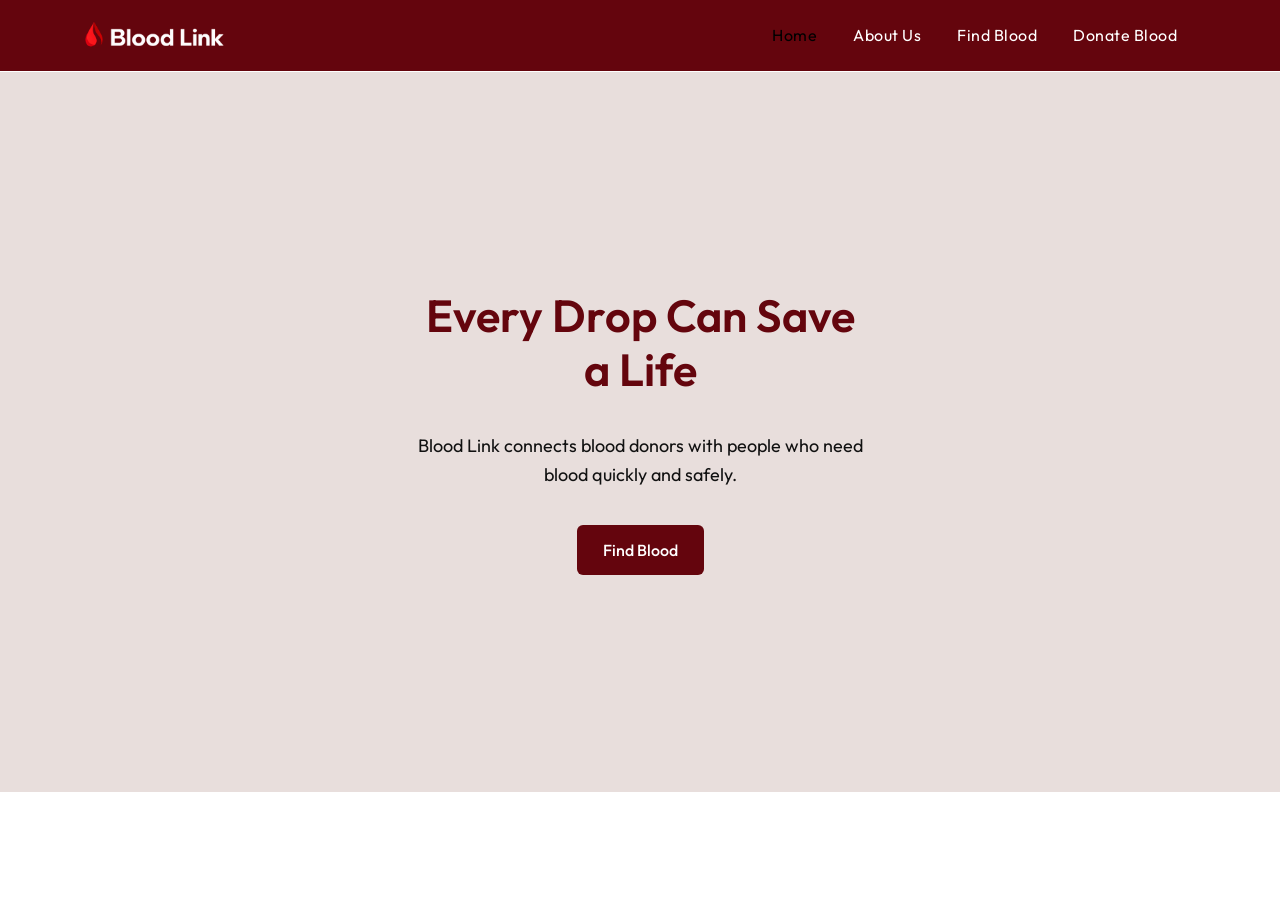
<file: index.html>
<!DOCTYPE html>
<html lang="en">
<head>
    <meta charset="utf-8">
    <meta http-equiv="X-UA-Compatible" content="IE=edge">
    <meta name="viewport" content="width=device-width, initial-scale=1.0">
    <meta name="description" content="">
    <meta name="keywords" content="">
    <title>Blood Link</title>
	<link href="https://fonts.googleapis.com/css2?family=Outfit:wght@100..900&display=swap" rel="stylesheet"> 
    <link href="css/bootstrap.min.css" rel="stylesheet" media="screen">
    <link href="css/slicknav.min.css" rel="stylesheet">
    <link rel="stylesheet" href="css/swiper-bundle.min.css">
    <link href="css/all.min.css" rel="stylesheet">
    <link href="css/animate.css" rel="stylesheet">
    <link href="css/magnific-popup.css" rel="stylesheet">
    <link href="css/custom.css" rel="stylesheet">
	<link href="css/responsive.css" rel="stylesheet">
</head>

<body>

	<header class="main-header">
		<div class="header-sticky">
			<nav class="navbar navbar-expand-lg">
				<div class="container">
					<a class="navbar-brand" href="index.html"><img src="images/logo.png" alt=""></a>
						
					<div class="collapse navbar-collapse main-menu">
						<ul class="navbar-nav mr-auto" id="menu">
							<li class="nav-item"><a class="nav-link active" href="/">Home</a></li>
							<li class="nav-item"><a class="nav-link" href="/about">About Us</a></li>
							<li class="nav-item"><a class="nav-link" href="/find-blood">Find Blood</a></li>
							<li class="nav-item"><a class="nav-link" href="javascript:;">Donate Blood</a></li>
						</ul>
					</div>
					<div class="navbar-toggle"></div>                        
				</div>
			</nav>
			<div class="responsive-menu"></div>
		</div>
	</header>
	
	<section class="main_content">
		<div class="container">
			<div class="row justify-content-center">
				<div class="col-lg-5">
					<div class="banner_content">
						<h3>Every Drop Can Save a Life</h3>
						<p>Blood Link connects blood donors with people who need blood quickly and safely.</p>
						<div class="button_group">
							<a href="/find-blood" class="btn">Find Blood</a>
						</div>
					</div>
				</div>
			</div>
		</div>
	</section>

    <script src="js/jquery-3.7.1.min.js"></script>
    <script src="js/bootstrap.min.js"></script>
    <script src="js/jquery.slicknav.js"></script>
    <script src="js/swiper-bundle.min.js"></script>
    <script src="js/jquery.magnific-popup.min.js"></script>
    <script src="js/SmoothScroll.js"></script>
    <script src="js/gsap.min.js"></script>
	<script src="js/SplitText.js"></script>
    <script src="js/ScrollTrigger.min.js"></script>
    <script src="js/wow.js"></script>
    <script src="js/function.js"></script>
	
	<script>
		function addLoadEvent(func) {
				var oldonload = window.onload;
				if (typeof window.onload != 'function') {
					window.onload = func;
				} else {
					window.onload = function () {
						if (oldonload) {
							oldonload();
						}
					}
				}
			}
			addLoadEvent(setmenu('1'));
	</script>
	
</body>
</html>
</file>
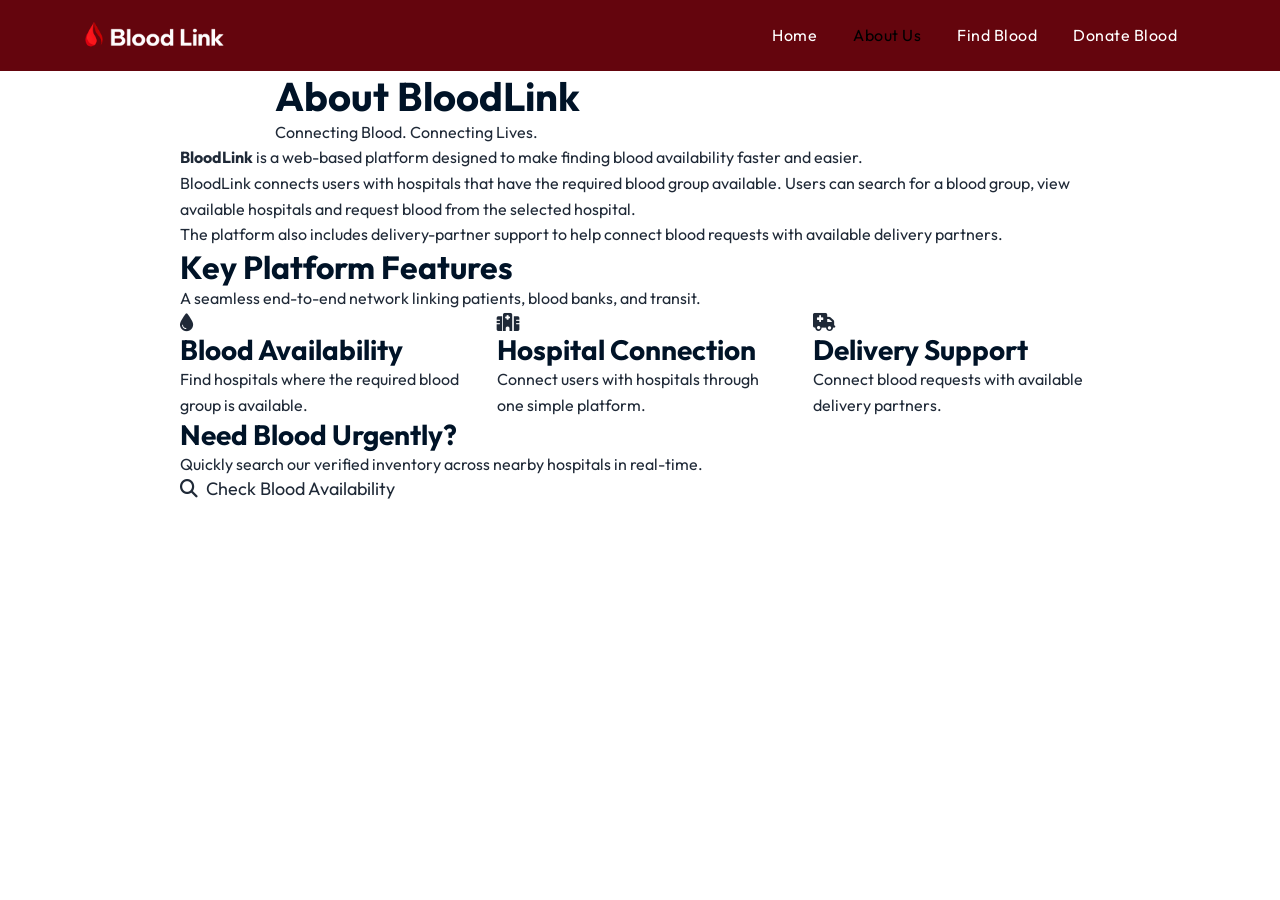
<file: about.html>
<!DOCTYPE html>
<html lang="en">
<head>
    <meta charset="utf-8">
    <meta http-equiv="X-UA-Compatible" content="IE=edge">
    <meta name="viewport" content="width=device-width, initial-scale=1.0">
    <title>About BloodLink - Connecting Blood. Connecting Lives.</title>
    <link href="https://fonts.googleapis.com/css2?family=Outfit:wght@100..900&display=swap" rel="stylesheet"> 
    <link href="css/bootstrap.min.css" rel="stylesheet" media="screen">
    <link href="css/slicknav.min.css" rel="stylesheet">
    <link rel="stylesheet" href="css/swiper-bundle.min.css">
    <link href="css/all.min.css" rel="stylesheet">
    <link href="css/animate.css" rel="stylesheet">
    <link href="css/magnific-popup.css" rel="stylesheet">
    <link href="css/custom.css" rel="stylesheet">
    <link href="css/responsive.css" rel="stylesheet">
</head>

<body>

    <!-- Header Navigation -->
    <header class="main-header">
        <div class="header-sticky">
            <nav class="navbar navbar-expand-lg">
                <div class="container">
                    <a class="navbar-brand" href="/"><img src="images/logo.png" alt="BloodLink"></a>
                        
                    <div class="collapse navbar-collapse main-menu">
                        <ul class="navbar-nav mr-auto" id="menu">
                            <li class="nav-item"><a class="nav-link" href="/">Home</a></li>
                            <li class="nav-item"><a class="nav-link active" href="/about">About Us</a></li>
                            <li class="nav-item"><a class="nav-link" href="/find-blood">Find Blood</a></li>
                            <li class="nav-item"><a class="nav-link" href="javascript:;">Donate Blood</a></li>
                        </ul>
                    </div>
                    <div class="navbar-toggle"></div>                        
                </div>
            </nav>
            <div class="responsive-menu"></div>
        </div>
    </header>

    <!-- Hero Section -->
    <section class="about-hero-section">
        <div class="container">
            <div class="row justify-content-center">
                <div class="col-lg-8">
                    <h1>About BloodLink</h1>
                    <p class="about-tagline">Connecting Blood. Connecting Lives.</p>
                </div>
            </div>
        </div>
    </section>

    <!-- Main Content Section -->
    <section class="about-content-section">
        <div class="container">
            <!-- Platform Description -->
            <div class="row justify-content-center">
                <div class="col-lg-10">
                    <div class="about-intro-card">
                        <p>
                            <strong>BloodLink</strong> is a web-based platform designed to make finding blood availability faster and easier.
                        </p>
                        <p>
                            BloodLink connects users with hospitals that have the required blood group available. Users can search for a blood group, view available hospitals and request blood from the selected hospital.
                        </p>
                        <p>
                            The platform also includes delivery-partner support to help connect blood requests with available delivery partners.
                        </p>
                    </div>
                </div>
            </div>

            <!-- Three Feature Cards -->
            <div class="row justify-content-center">
                <div class="col-lg-10">
                    <div class="about-features-title">
                        <h2>Key Platform Features</h2>
                        <p>A seamless end-to-end network linking patients, blood banks, and transit.</p>
                    </div>

                    <div class="row g-4">
                        <!-- Card 1: Blood Availability -->
                        <div class="col-md-4">
                            <div class="about-feature-card">
                                <div class="about-feature-icon">
                                    <i class="fa fa-tint"></i>
                                </div>
                                <h3>Blood Availability</h3>
                                <p>Find hospitals where the required blood group is available.</p>
                            </div>
                        </div>

                        <!-- Card 2: Hospital Connection -->
                        <div class="col-md-4">
                            <div class="about-feature-card">
                                <div class="about-feature-icon">
                                    <i class="fa fa-hospital"></i>
                                </div>
                                <h3>Hospital Connection</h3>
                                <p>Connect users with hospitals through one simple platform.</p>
                            </div>
                        </div>

                        <!-- Card 3: Delivery Support -->
                        <div class="col-md-4">
                            <div class="about-feature-card">
                                <div class="about-feature-icon">
                                    <i class="fa fa-truck-medical"></i>
                                </div>
                                <h3>Delivery Support</h3>
                                <p>Connect blood requests with available delivery partners.</p>
                            </div>
                        </div>
                    </div>

                    <!-- Call To Action -->
                    <div class="about-cta-section">
                        <h3>Need Blood Urgently?</h3>
                        <p>Quickly search our verified inventory across nearby hospitals in real-time.</p>
                        <a href="/find-blood" class="about-cta-btn">
                            <i class="fa fa-search me-2"></i>Check Blood Availability
                        </a>
                    </div>

                </div>
            </div>
        </div>
    </section>

    <!-- Footer Scripts -->
    <script src="js/jquery-3.7.1.min.js"></script>
    <script src="js/bootstrap.min.js"></script>
    <script src="js/jquery.slicknav.js"></script>
    <script src="js/swiper-bundle.min.js"></script>
    <script src="js/jquery.magnific-popup.min.js"></script>
    <script src="js/SmoothScroll.js"></script>
    <script src="js/gsap.min.js"></script>
    <script src="js/SplitText.js"></script>
    <script src="js/ScrollTrigger.min.js"></script>
    <script src="js/wow.js"></script>
    <script src="js/function.js"></script>
</body>
</html>
</file>
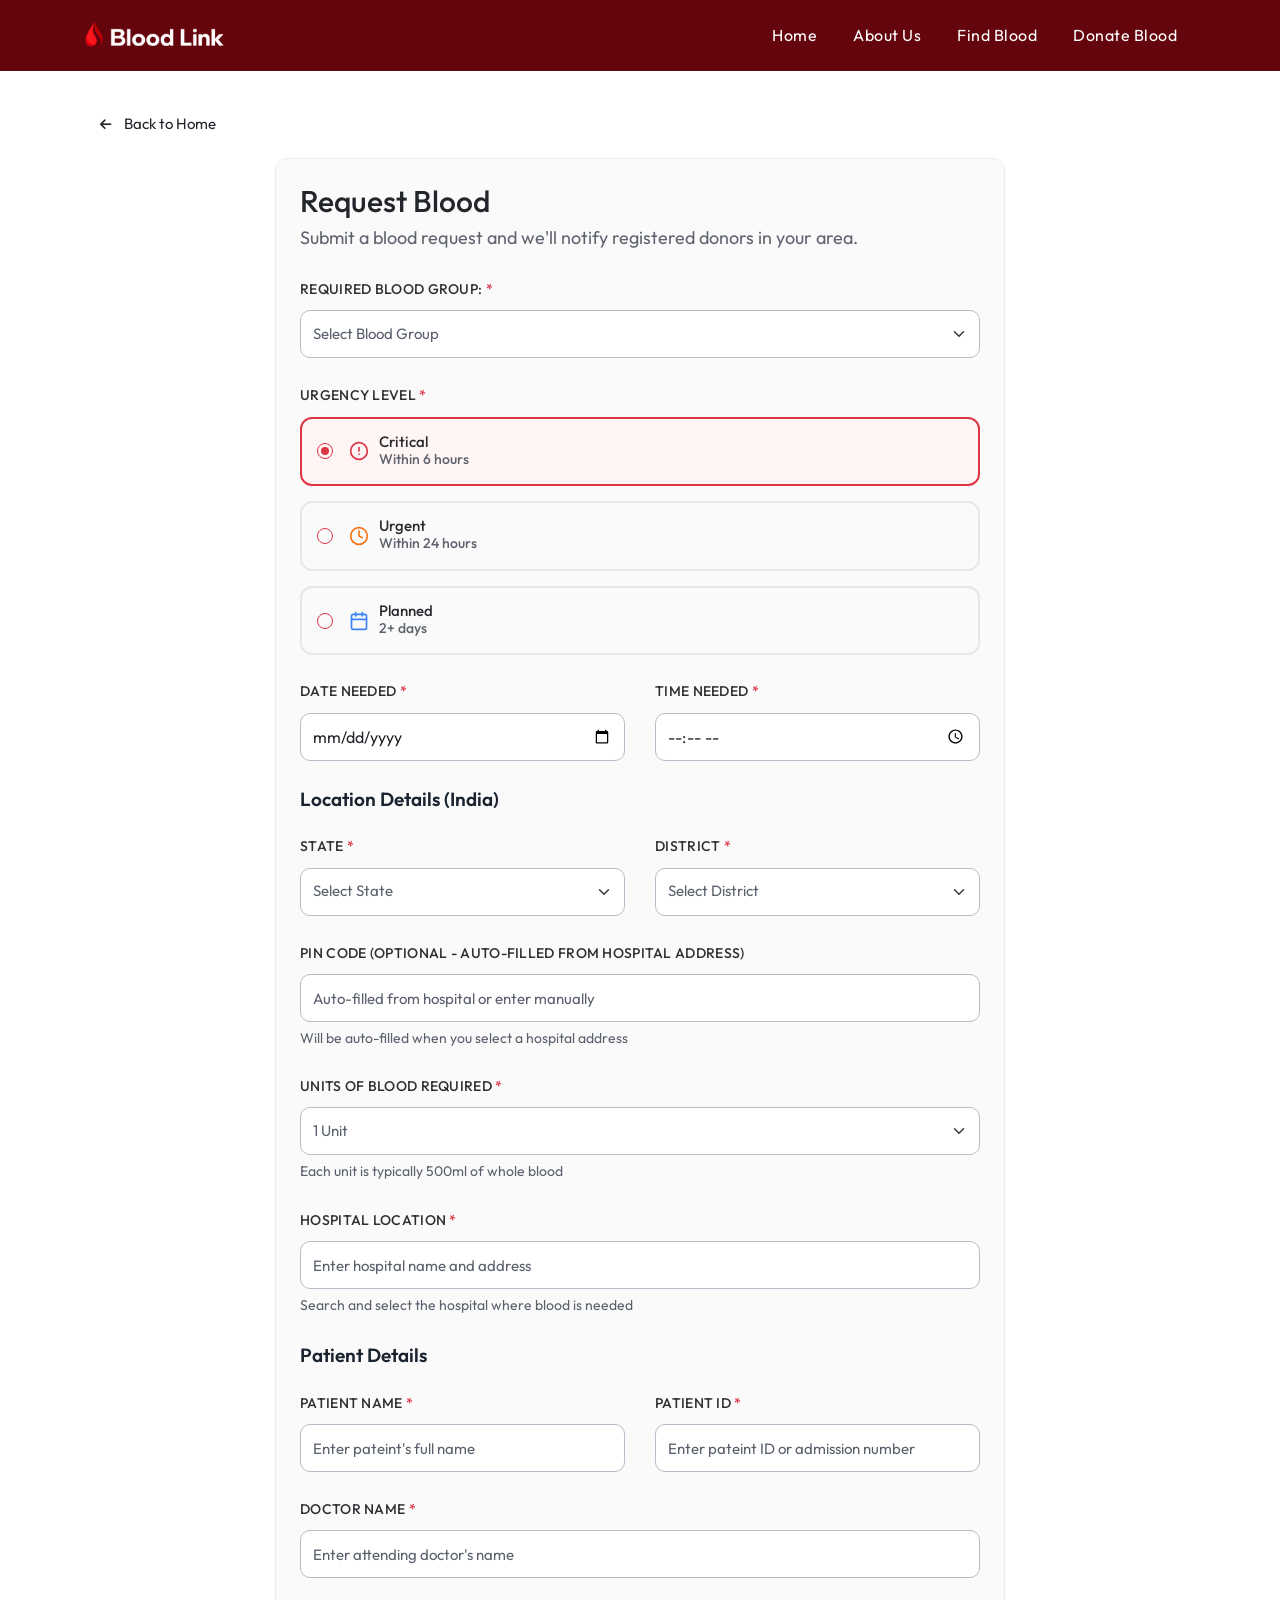
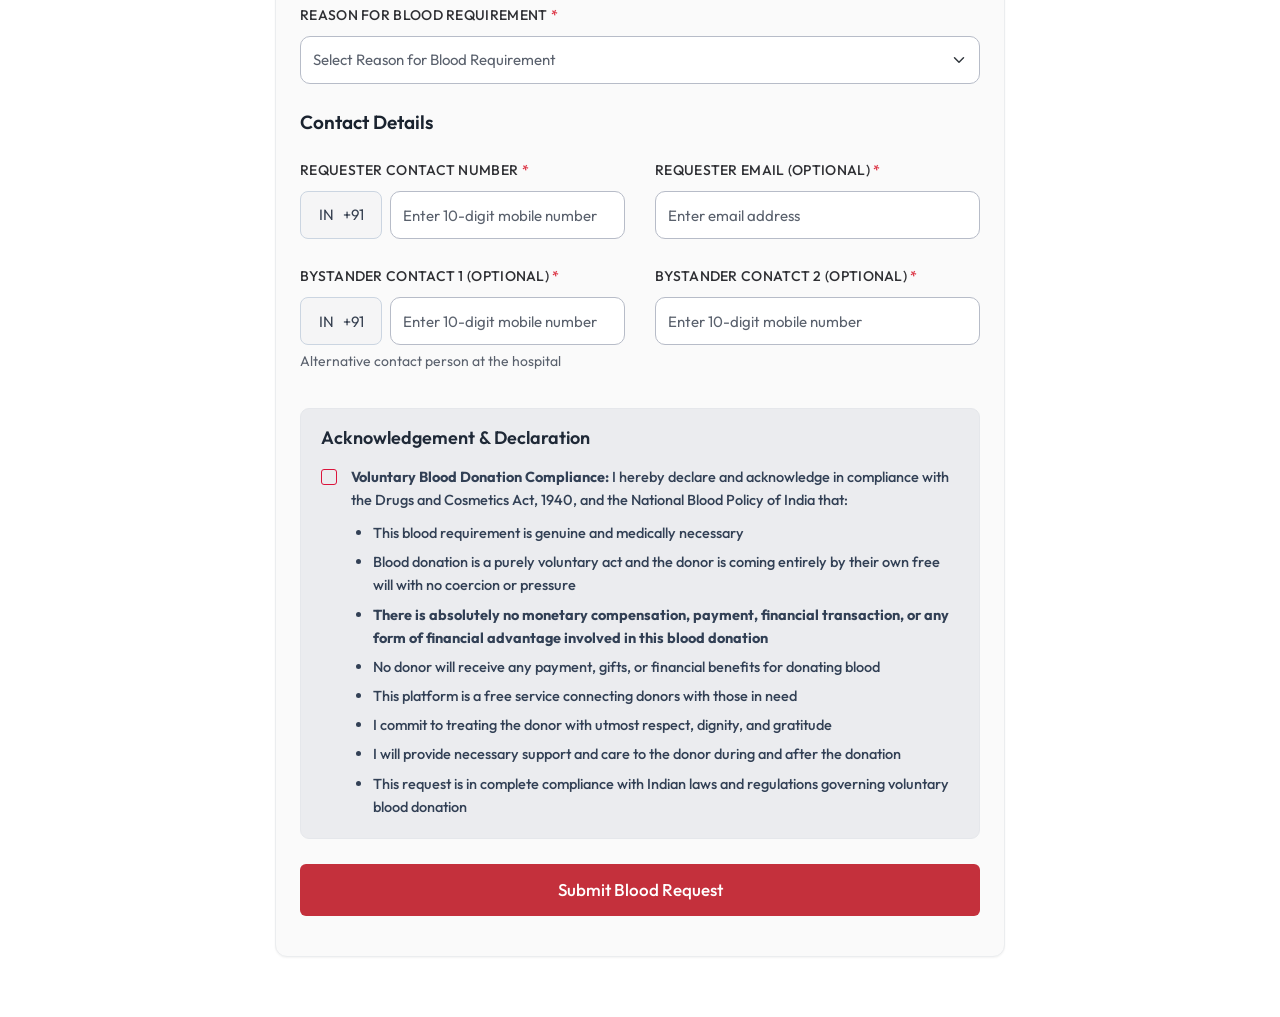
<file: find-blood - Copy.html>
<!DOCTYPE html>
<html lang="en">
<head>
    <!-- Meta -->
    <meta charset="utf-8">
    <meta http-equiv="X-UA-Compatible" content="IE=edge">
    <meta name="viewport" content="width=device-width, initial-scale=1.0">
    <meta name="description" content="">
    <meta name="keywords" content="">
    <title>Blood Link</title>
	<link href="https://fonts.googleapis.com/css2?family=Outfit:wght@100..900&display=swap" rel="stylesheet"> 
    <link href="css/bootstrap.min.css" rel="stylesheet" media="screen">
    <link href="css/slicknav.min.css" rel="stylesheet">
    <link rel="stylesheet" href="css/swiper-bundle.min.css">
    <link href="css/all.min.css" rel="stylesheet">
    <link href="css/animate.css" rel="stylesheet">
    <link href="css/magnific-popup.css" rel="stylesheet">
    <link href="css/custom.css" rel="stylesheet">
	<link href="css/responsive.css" rel="stylesheet">
</head>

<body>

	<header class="main-header">
		<div class="header-sticky">
			<nav class="navbar navbar-expand-lg">
				<div class="container">
					<a class="navbar-brand" href="index.html"><img src="images/logo.png" alt=""></a>
						
					<div class="collapse navbar-collapse main-menu">
						<ul class="navbar-nav mr-auto" id="menu">
							<li class="nav-item"><a class="nav-link" href="index.html">Home</a></li>
							<li class="nav-item"><a class="nav-link" href="javascript:;">About Us</a></li>
							<li class="nav-item"><a class="nav-link" href="find-blood.html">Find Blood</a></li>
							<li class="nav-item"><a class="nav-link" href="javascript:;">Donate Blood</a></li>
						</ul>
					</div>
					<div class="navbar-toggle"></div>                        
				</div>
			</nav>
			<div class="responsive-menu"></div>
		</div>
	</header>
	
	<section class="find-blood-section">
		<div class="container">
			<div class="row">
				<div class="col-lg-5">
					<div class="back_btn">
						<a href="index.html"><i class="fa fa-arrow-left"></i> Back to Home</a>
					</div>
				</div>
			</div>
			<div class="row justify-content-center">
				<div class="col-lg-8">
					<div class="request_blood_block">
						<h2>Request Blood</h2>
						<p>Submit a blood request and we'll notify registered donors in your area.</p>
						<div class="row mt-4">
							<div class="col-lg-12 mb-3">
								<label class="form-label">Required Blood Group: <span class="text-danger">*</span></label>
								<select class="form-select">
									<option value="-1">Select Blood Group</option>
									<option value="1">A+</option>
									<option value="2">A-</option>
									<option value="3">B+</option>
									<option value="4">B-</option>
									<option value="5">AB+</option>
									<option value="6">AB-</option>
									<option value="7">O+</option>
									<option value="8">O-</option>
								</select>
							</div>
							<div class="col-lg-12">
								<div class="mb-4">
									<label class="form-label">
										Urgency Level <span class="text-danger">*</span>
									</label>
									<div class="urgency-option">
										<input type="radio" id="critical" name="urgency" class="urgency-radio" checked>
										<label for="critical" class="urgency-card">
											<div class="d-flex align-items-center">
												<span class="radio-circle"></span>
												<svg xmlns="http://www.w3.org/2000/svg" width="24" height="24" viewBox="0 0 24 24" fill="none" stroke="currentColor" stroke-width="2" stroke-linecap="round" stroke-linejoin="round" class="text-danger"><circle cx="12" cy="12" r="10"></circle><line x1="12" x2="12" y1="8" y2="12"></line><line x1="12" x2="12.01" y1="16" y2="16"></line></svg>
												<div>
													<h6>Critical</h6>
													<small>Within 6 hours</small>
												</div>
											</div>
										</label>
									</div>
									<div class="urgency-option">
										<input type="radio" id="urgent" name="urgency" class="urgency-radio">
										<label for="urgent" class="urgency-card">
											<div class="d-flex align-items-center">
												<span class="radio-circle"></span>
												<svg xmlns="http://www.w3.org/2000/svg" width="24" height="24" viewBox="0 0 24 24" fill="none" stroke="currentColor" stroke-width="2" stroke-linecap="round" stroke-linejoin="round" class="text-orange"><circle cx="12" cy="12" r="10"></circle><polyline points="12 6 12 12 16 14"></polyline></svg>
												<div>
													<h6>Urgent</h6>
													<small>Within 24 hours</small>
												</div>
											</div>
										</label>
									</div>
									<div class="urgency-option">
										<input type="radio" id="planned" name="urgency" class="urgency-radio">
										<label for="planned" class="urgency-card">
											<div class="d-flex align-items-center">
												<span class="radio-circle"></span>
												<svg xmlns="http://www.w3.org/2000/svg" width="24" height="24" viewBox="0 0 24 24" fill="none" stroke="currentColor" stroke-width="2" stroke-linecap="round" stroke-linejoin="round" class="text-blue"><path d="M8 2v4"></path><path d="M16 2v4"></path><rect width="18" height="18" x="3" y="4" rx="2"></rect><path d="M3 10h18"></path></svg>
												<div>
													<h6>Planned</h6>
													<small>2+ days</small>
												</div>
											</div>
										</label>
									</div>
								</div>
							</div>
							<div class="col-md-6 mb-3">
								<label class="form-label ">
									Date Needed <span class="text-danger">*</span>
								</label>
								<div class="input-group">
									<input type="date" class="form-control">
								</div>
							</div>
							<div class="col-md-6 mb-3">
								<label class="form-label ">
									Time Needed <span class="text-danger">*</span>
								</label>
								<div class="input-group">
									<input type="time" class="form-control">
								</div>
							</div>
							<div class="col-lg-12">
								<h4 class="form_title">
									Location Details (India)
								</h4>
							</div>
							<div class="col-md-6 mb-3">
								<label class="form-label">
									State <span class="text-danger">*</span>
								</label>
								<select class="form-select">
									<option value="-1">Select State</option>
									<option value="1">Andaman and Nicobar Islands</option>
									<option value="2">Andhra Pradesh</option>
									<option value="3">Arunachal Pradesh</option>
									<option value="4">Assam</option>
									<option value="5">Bihar</option>
									<option value="6">Chandigarh</option>
									<option value="7">Chhattisgarh</option>
									<option value="8">Dadra and Nagar Haveli and Daman and Diu</option>
									<option value="9">Delhi</option>
									<option value="10">Goa</option>
									<option value="11">Gujarat</option>
									<option value="12">Haryana</option>
									<option value="13">Himachal Pradesh</option>
									<option value="14">Jammu and Kashmir</option>
									<option value="15">Jharkhand</option>
									<option value="16">Karnataka</option>
									<option value="17">Kerala</option>
									<option value="18">Ladakh</option>
									<option value="19">Lakshadweep</option>
									<option value="20">Madhya Pradesh</option>
									<option value="21">Maharashtra</option>
									<option value="22">Manipur</option>
									<option value="23">Meghalaya</option>
									<option value="24">Mizoram</option>
									<option value="25">Nagaland</option>
									<option value="26">Odisha</option>
									<option value="27">Puducherry</option>
									<option value="28">Punjab</option>
									<option value="29">Rajasthan</option>
									<option value="30">Sikkim</option>
									<option value="31">Tamil Nadu</option>
									<option value="32">Telangana</option>
									<option value="33">Tripura</option>
									<option value="34">Uttar Pradesh</option>
									<option value="35">Uttarakhand</option>
									<option value="36">West Bengal</option>
								</select>	
							</div>
							<div class="col-md-6 mb-3">
								<label class="form-label">
									District <span class="text-danger">*</span>
								</label>
								<select class="form-select">
									<option value="-1">Select District</option>
									<option value="1">Anantapur</option>
									<option value="2">Chittoor</option>
									<option value="3">East Godavari</option>
									<option value="4">Guntur</option>
									<option value="5">Krishna</option>
									<option value="6">Kurnool</option>
									<option value="7">Prakasam</option>
									<option value="8">Srikakulam</option>
									<option value="9">Visakhapatnam</option>
									<option value="10">Vizianagaram</option>
									<option value="11">West Godavari</option>
									<option value="12">YSR Kadapa</option>
								</select>
							</div>
							<div class="col-md-12 mb-3">
								<label class="form-label">
									Pin Code (Optional - Auto-filled from Hospital Address)
								</label>
								<div class="input-group">
									<input type="text" class="form-control" placeholder="Auto-filled from hospital or enter manually">
								</div>
								<small class="form-note">
									Will be auto-filled when you select a hospital address
								</small>
							</div>
							<div class="col-md-12 mb-3">
								<label class="form-label">
									Units of Blood Required
									<span class="text-danger">*</span>
								</label>
								<select class="form-select">
									<option>1 Unit</option>
									<option>2 Units</option>
									<option>3 Units</option>
									<option>4 Units</option>
									<option>5 Units</option>
								</select>
								<small class="form-note">
									Each unit is typically 500ml of whole blood
								</small>
							</div>
							<div class="col-md-12 mb-3">
								<label class="form-label">
									Hospital Location
									<span class="text-danger">*</span>
								</label>
								<div class="input-group">
									<input type="text" class="form-control" placeholder="Enter hospital name and address">
								</div>
								<small class="form-note">
									Search and select the hospital where blood is needed
								</small>
							</div>
							<div class="col-lg-12">
								<h4 class="form_title">
									Patient Details
								</h4>
							</div>
							<div class="col-md-6 mb-3">
								<label class="form-label">
									Patient Name
									<span class="text-danger">*</span>
								</label>
								<input type="text" class="form-control" placeholder="Enter pateint's full name">
							</div>
							<div class="col-md-6 mb-3">
								<label class="form-label">
									Patient ID
									<span class="text-danger">*</span>
								</label>
								<input type="text" class="form-control" placeholder="Enter pateint ID or admission number">
							</div>
							<div class="col-md-12 mb-3">
								<label class="form-label">
									Doctor Name
									<span class="text-danger">*</span>
								</label>
								<input type="text" class="form-control" placeholder="Enter attending doctor's name">
							</div>
							<div class="col-md-12 mb-3">
								<label class="form-label">
									Reason for Blood Requirement
									<span class="text-danger">*</span>
								</label>
								<select class="form-select">
									<option value="-1">Select Reason for Blood Requirement</option>
									<option value="1">Surgery - Planned/Elective</option>
									<option value="2">Surgery - Emergency</option>
									<option value="3">Accident/Trauma</option>
									<option value="4">Childbirth/Delivery</option>
									<option value="5">Cancer Treatment</option>
									<option value="5">Thalassemia</option>
									<option value="6">Sickle Cell Disease</option>
									<option value="7">Hemophilia</option>
									<option value="8">Kidney Disease/Dialysis</option>
									<option value="9">Liver Disease</option>
									<option value="10">Heart Surgery</option>
									<option value="11">Organ Transplant</option>
									<option value="12">Dengue Fever</option>
									<option value="13">Anemia (Severe)</option>
									<option value="14">Gastrointestinal Bleeding</option>
									<option value="15">Postpartum Hemorrhage</option>
									<option value="16">Other - Specify Below</option>
								</select>
							</div>
							<div class="col-lg-12">
								<h4 class="form_title">
									Contact Details
								</h4>
							</div>
							<div class="col-md-6 mb-3">
								<label class="form-label">
									Requester Contact Number
									<span class="text-danger">*</span>
								</label>
								<div class="d-flex gap-2">
									<div class="country-code">
										IN &nbsp; +91
									</div>
									<input type="text" class="form-control" placeholder="Enter 10-digit mobile number">
								</div>
							</div>
							<div class="col-md-6 mb-3">
								<label class="form-label">
									Requester Email (Optional)
									<span class="text-danger">*</span>
								</label>
								<div class="d-flex gap-2">
									<input type="text" class="form-control" placeholder="Enter email address">
								</div>
							</div>
							<div class="col-md-6 mb-3">
								<label class="form-label">
									Bystander Contact 1 (Optional)
									<span class="text-danger">*</span>
								</label>
								<div class="d-flex gap-2">
									<div class="country-code">
										IN &nbsp; +91
									</div>
									<input type="text" class="form-control" placeholder="Enter 10-digit mobile number">
								</div>
								<small class="form-note">
									Alternative contact person at the hospital
								</small>
							</div>
							<div class="col-md-6 mb-3">
								<label class="form-label">
									Bystander Conatct 2 (Optional)
									<span class="text-danger">*</span>
								</label>
								<div class="d-flex gap-2">
									<input type="text" class="form-control" placeholder="Enter 10-digit mobile number">
								</div>
							</div>
							<div class="col-md-12 mb-3">
								<div class="acknowledgement_card">
									<h4>Acknowledgement & Declaration</h4>	
									<div class="ack-wrapper">
										<input type="checkbox" id="acknowledgement" class="form-check-input custom-checkbox">
										<label for="acknowledgement" class="ack-content">
											<strong>Voluntary Blood Donation Compliance:</strong>
											I hereby declare and acknowledge in compliance with the Drugs and Cosmetics Act, 1940, and the National Blood Policy of India that:
											<ul class="ack-list">
												<li>This blood requirement is genuine and medically necessary</li>
												<li>Blood donation is a purely voluntary act and the donor is coming entirely by their own free will with no coercion or pressure</li>
												<li><strong>There is absolutely no monetary compensation, payment, financial transaction, or any form of financial advantage involved in this blood donation</strong></li>
												<li>No donor will receive any payment, gifts, or financial benefits for donating blood</li>
												<li>This platform is a free service connecting donors with those in need</li>
												<li>I commit to treating the donor with utmost respect, dignity, and gratitude</li>
												<li>I will provide necessary support and care to the donor during and after the donation</li>
												<li>This request is in complete compliance with Indian laws and regulations governing voluntary blood donation</li>
											</ul>
										</label>
									</div>
								</div>
							</div>
							<div class="col-md-12 text-center">
								<a href="javascript:;" class="btn submit_blood">Submit Blood Request</a>
							</div>
						</div>
					</div>
				</div>
			</div>
		</div>
	</section>

    <script src="js/jquery-3.7.1.min.js"></script>
    <script src="js/bootstrap.min.js"></script>
    <script src="js/jquery.slicknav.js"></script>
    <script src="js/swiper-bundle.min.js"></script>
    <script src="js/jquery.magnific-popup.min.js"></script>
    <script src="js/SmoothScroll.js"></script>
    <script src="js/gsap.min.js"></script>
	<script src="js/SplitText.js"></script>
    <script src="js/ScrollTrigger.min.js"></script>
    <script src="js/wow.js"></script>
    <script src="js/function.js"></script>
	
	<script>
		function addLoadEvent(func) {
				var oldonload = window.onload;
				if (typeof window.onload != 'function') {
					window.onload = func;
				} else {
					window.onload = function () {
						if (oldonload) {
							oldonload();
						}
					}
				}
			}
			addLoadEvent(setmenu('1'));
	</script>
	
</body>
</html>
</file>
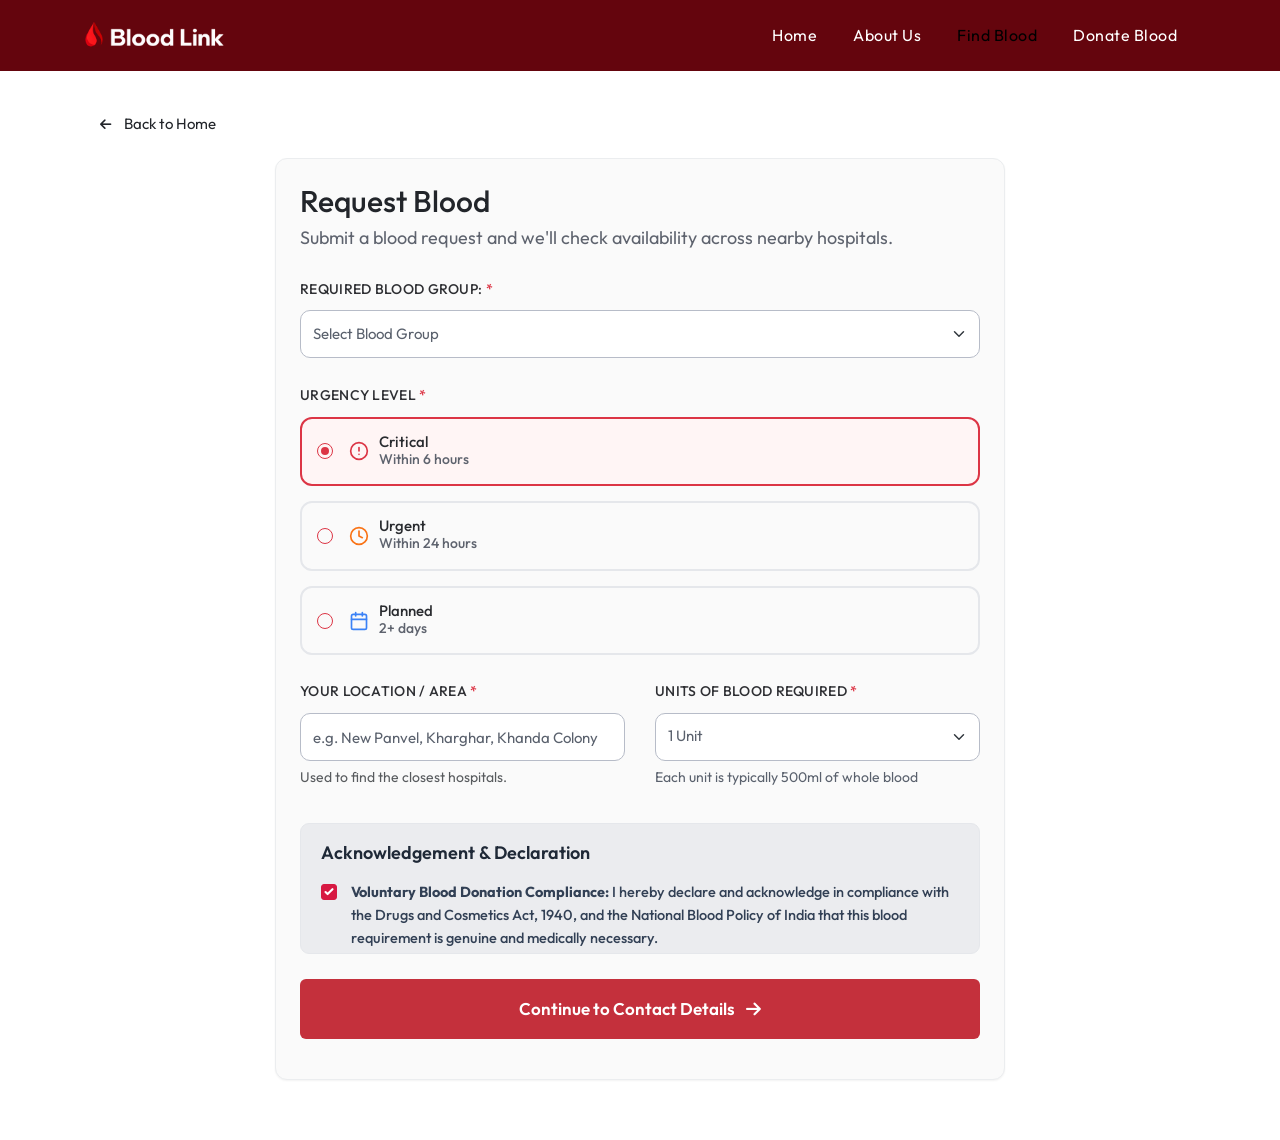
<file: find-blood.html>
<!DOCTYPE html>
<html lang="en">
<head>
    <meta charset="utf-8">
    <meta http-equiv="X-UA-Compatible" content="IE=edge">
    <meta name="viewport" content="width=device-width, initial-scale=1.0">
    <meta name="description" content="">
    <meta name="keywords" content="">
    <title>Blood Link</title>
	<link href="https://fonts.googleapis.com/css2?family=Outfit:wght@100..900&display=swap" rel="stylesheet"> 
    <link href="css/bootstrap.min.css" rel="stylesheet" media="screen">
    <link href="css/slicknav.min.css" rel="stylesheet">
    <link rel="stylesheet" href="css/swiper-bundle.min.css">
    <link href="css/all.min.css" rel="stylesheet">
    <link href="css/animate.css" rel="stylesheet">
    <link href="css/magnific-popup.css" rel="stylesheet">
    <link href="css/custom.css" rel="stylesheet">
	<link href="css/responsive.css" rel="stylesheet">
</head>

<body>

	<header class="main-header">
		<div class="header-sticky">
			<nav class="navbar navbar-expand-lg">
				<div class="container">
					<a class="navbar-brand" href="/"><img src="images/logo.png" alt="BloodLink"></a>
						
					<div class="collapse navbar-collapse main-menu">
						<ul class="navbar-nav mr-auto" id="menu">
							<li class="nav-item"><a class="nav-link" href="/">Home</a></li>
							<li class="nav-item"><a class="nav-link" href="/about">About Us</a></li>
							<li class="nav-item"><a class="nav-link active" href="/find-blood">Find Blood</a></li>
							<li class="nav-item"><a class="nav-link" href="javascript:;">Donate Blood</a></li>
						</ul>
					</div>
					<div class="navbar-toggle"></div>                        
				</div>
			</nav>
			<div class="responsive-menu"></div>
		</div>
	</header>
	
	<section class="find-blood-section">
		<div class="container">
			<div class="row">
				<div class="col-lg-5">
					<div class="back_btn">
						<a href="/"><i class="fa fa-arrow-left"></i> Back to Home</a>
					</div>
				</div>
			</div>
			<div class="row justify-content-center">
				<div class="col-lg-8">
					<div class="request_blood_block">
						<h2>Request Blood</h2>
						<p>Submit a blood request and we'll check availability across nearby hospitals.</p>
						<form action="/find-blood" method="POST">
						<input type="hidden" name="user_lat" id="user_lat">
						<input type="hidden" name="user_lon" id="user_lon">

						<div class="row mt-4">
							<div class="col-lg-12 mb-3">
								<label class="form-label">Required Blood Group: <span class="text-danger">*</span></label>
								<select name="blood_group" class="form-select" required>
									<option value="" disabled selected>Select Blood Group</option>
									<option value="A+">A+</option>
									<option value="A-">A-</option>
									<option value="B+">B+</option>
									<option value="B-">B-</option>
									<option value="AB+">AB+</option>
									<option value="AB-">AB-</option>
									<option value="O+">O+</option>
									<option value="O-">O-</option>
								</select>
							</div>
							<div class="col-lg-12">
								<div class="mb-4">
									<label class="form-label">
										Urgency Level <span class="text-danger">*</span>
									</label>
									<div class="urgency-option">
										<input type="radio" id="critical" name="urgency" value="Critical" class="urgency-radio" checked>
										<label for="critical" class="urgency-card">
											<div class="d-flex align-items-center">
												<span class="radio-circle"></span>
												<svg xmlns="http://www.w3.org/2000/svg" width="24" height="24" viewBox="0 0 24 24" fill="none" stroke="currentColor" stroke-width="2" stroke-linecap="round" stroke-linejoin="round" class="text-danger"><circle cx="12" cy="12" r="10"></circle><line x1="12" x2="12" y1="8" y2="12"></line><line x1="12" x2="12.01" y1="16" y2="16"></line></svg>
												<div>
													<h6>Critical</h6>
													<small>Within 6 hours</small>
												</div>
											</div>
										</label>
									</div>
									<div class="urgency-option">
										<input type="radio" id="urgent" name="urgency" value="Urgent" class="urgency-radio">
										<label for="urgent" class="urgency-card">
											<div class="d-flex align-items-center">
												<span class="radio-circle"></span>
												<svg xmlns="http://www.w3.org/2000/svg" width="24" height="24" viewBox="0 0 24 24" fill="none" stroke="currentColor" stroke-width="2" stroke-linecap="round" stroke-linejoin="round" class="text-orange"><circle cx="12" cy="12" r="10"></circle><polyline points="12 6 12 12 16 14"></polyline></svg>
												<div>
													<h6>Urgent</h6>
													<small>Within 24 hours</small>
												</div>
											</div>
										</label>
									</div>
									<div class="urgency-option">
										<input type="radio" id="planned" name="urgency" value="Planned" class="urgency-radio">
										<label for="planned" class="urgency-card">
											<div class="d-flex align-items-center">
												<span class="radio-circle"></span>
												<svg xmlns="http://www.w3.org/2000/svg" width="24" height="24" viewBox="0 0 24 24" fill="none" stroke="currentColor" stroke-width="2" stroke-linecap="round" stroke-linejoin="round" class="text-blue"><path d="M8 2v4"></path><path d="M16 2v4"></path><rect width="18" height="18" x="3" y="4" rx="2"></rect><path d="M3 10h18"></path></svg>
												<div>
													<h6>Planned</h6>
													<small>2+ days</small>
												</div>
											</div>
										</label>
									</div>
								</div>
								<div class="date_time mb-3">
									<div class="row">
										<div class="col-md-6">
											<label class="form-label">
												Date Needed
											</label>
											<div class="input-group">
												<input type="date" name="date_needed" class="form-control">
											</div>
										</div>
										<div class="col-md-6">
											<label class="form-label">
												Time Needed
											</label>
											<div class="input-group">
												<input type="time" name="time_needed" class="form-control">
											</div>
										</div>
									</div>
								</div>
							</div>
							<div class="col-md-6 mb-3">
								<label class="form-label">
									Your Location / Area <span class="text-danger">*</span>
								</label>
								<div class="input-group">
									<input type="text" name="location" id="userLocationInput" class="form-control" placeholder="e.g. New Panvel, Kharghar, Khanda Colony" required>
								</div>
								<small class="form-note text-muted">Used to find the closest hospitals.</small>
							</div>
							<div class="col-md-6 mb-3">
								<label class="form-label">
									Units of Blood Required
									<span class="text-danger">*</span>
								</label>
								<select name="units" class="form-select">
									<option value="1" selected>1 Unit</option>
									<option value="2">2 Units</option>
									<option value="3">3 Units</option>
									<option value="4">4 Units</option>
									<option value="5">5 Units</option>
								</select>
								<small class="form-note">
									Each unit is typically 500ml of whole blood
								</small>
							</div>
							<div class="col-md-12 mb-3">
								<div class="acknowledgement_card">
									<h4>Acknowledgement & Declaration</h4>	
									<div class="ack-wrapper">
										<input type="checkbox" id="acknowledgement" class="form-check-input custom-checkbox" required checked>
										<label for="acknowledgement" class="ack-content">
											<strong>Voluntary Blood Donation Compliance:</strong>
											I hereby declare and acknowledge in compliance with the Drugs and Cosmetics Act, 1940, and the National Blood Policy of India that this blood requirement is genuine and medically necessary.
										</label>
									</div>
								</div>
							</div>
							<div class="col-md-12 text-center">
								<button type="submit" class="btn submit_blood w-100 py-3" style="font-size: 17px; font-weight: 600;">
									Continue to Contact Details <i class="fa fa-arrow-right ms-2"></i>
								</button>
							</div>
						</div>
						</form>
					</div>
				</div>
			</div>
		</div>
	</section>

    <script src="js/jquery-3.7.1.min.js"></script>
    <script src="js/bootstrap.min.js"></script>
    <script src="js/jquery.slicknav.js"></script>
    <script src="js/swiper-bundle.min.js"></script>
    <script src="js/jquery.magnific-popup.min.js"></script>
    <script src="js/SmoothScroll.js"></script>
    <script src="js/gsap.min.js"></script>
	<script src="js/SplitText.js"></script>
    <script src="js/ScrollTrigger.min.js"></script>
    <script src="js/wow.js"></script>
    <script src="js/function.js"></script>
	
	<script>
		function addLoadEvent(func) {
				var oldonload = window.onload;
				if (typeof window.onload != 'function') {
					window.onload = func;
				} else {
					window.onload = function () {
						if (oldonload) {
							oldonload();
						}
					}
				}
			}
			addLoadEvent(setmenu('1'));
	</script>
	<script>
		const planned = document.getElementById("planned");
		const dateTime = document.querySelector(".date_time");

		document.querySelectorAll('input[name="urgency"]').forEach(radio => {
			radio.addEventListener("change", function () {
				if (planned.checked) {
					dateTime.style.display = "block";
				} else {
					dateTime.style.display = "none";
				}
			});
		});

		// Auto-populate coordinates if user enables geolocation
		if (navigator.geolocation) {
			navigator.geolocation.getCurrentPosition(function (position) {
				const latInput = document.getElementById("user_lat");
				const lonInput = document.getElementById("user_lon");
				if (latInput && lonInput) {
					latInput.value = position.coords.latitude;
					lonInput.value = position.coords.longitude;
				}
			}, function () {
				// Fallback to text location matching
			});
		}
	</script>
	
</body>
</html>
</file>
<file: css/custom.css>
/* Awaiken AeroLogix - Logistics & Transportation HTML Template */
:root{
	--primary-color		: #001327;
	--secondary-color	: #F7F7F7;
	--text-color		: #304364;
	--accent-color		: #f65801;
	--white-color		: #ffffff;
	--divider-color		: #E2E2E2;
	--error-color		: rgb(230, 87, 87);
	--default-font		: "Outfit", sans-serif;
}

body{
	font-size: 18px;
	font-weight: 400;
	background: var(--white-color);
	font-family: var(--default-font);
	color: #1f2937;
	line-height: 1.2em;
}
body,html{overfloe-x: hidden}
p{
	line-height: 1.6em;
	margin-bottom: 0;
	font-size: 16px;
}

h1,
h2,
h3,
h4,
h5,
h6{
	margin: 0;
	font-weight: 700;
	color: var(--primary-color);
}

h1 span,
h2 span,
h3 span,
h4 span,
h5 span,
h6 span{
	line-height: 1.3em;
	color: var(--accent-color);
}

figure{
	margin: 0;
}

img{
	max-width: 100%;
}

a{
	text-decoration: none;
	line-height: 1.3em;
	color: inherit;
}

a:hover{
	text-decoration: none;
	outline: 0;
}

a:focus{
	text-decoration: none;
	outline: 0;
	color: inherit;
}

html, 
body{
    width: 100%;
    overflow-x: clip;
}
.container,
.container-fluid,
.container-lg,
.container-md,
.container-sm,
.container-xl,
.container-xxl{
	padding-right: 15px;
	padding-left: 15px;
}

.row{
	margin-right: -15px;
	margin-left: -15px;
}

.row>*{
	padding-right: 15px;
	padding-left: 15px;
}

.row.no-gutters{
    margin-right: 0px;
    margin-left: 0px;
}

.row.no-gutters > *{
    padding-right: 0px;
    padding-left: 0px;
}

.image-anime{
	position: relative;
	overflow: hidden;
}

.image-anime:after{
	content: "";
	position: absolute;
	width: 200%;
	height: 0%;
	left: 50%;
	top: 50%;
	background-color: rgba(255,255,255,.3);
	transform: translate(-50%,-50%) rotate(-45deg);
	z-index: 1;
}

.image-anime:hover:after{
	height: 250%;
	transition: all 600ms linear;
	background-color: transparent;
}

.reveal{
	position: relative;
	display: -webkit-inline-box;
	display: -ms-inline-flexbox;
	display: inline-flex;
	visibility: hidden;
	overflow: hidden;
}

.reveal img{
	height: 100%;
	width: 100%;
	-o-object-fit: cover;
	object-fit: cover;
	-webkit-transform-origin: left;
	transform-origin: left;
}

.btn-default{
    display: inline-block;
    background-color: var(--accent-color);
    color: var(--white-color);
    font-family: var(--default-font);
	text-transform: capitalize;
	line-height: 1.3em;
    font-size: 18px;
	font-weight: 600;
    padding: 14px 30px;
    border-radius: 5px;
    position: relative;
    overflow: hidden;
    z-index: 0;
    border: none;
    outline: 0;
    box-shadow: none;
    transition: all 0.3s ease-in-out;
}

.btn-default:before{
    content: '';
    position: absolute;
    width: 0;
    height: 104%;
    top: 50%;
    left: 50%;
    background: var(--primary-color);
    opacity: 0;
    z-index: -1;
    transform: translateX(-51%) translateY(-51%);
    transition: all 0.3s ease-in-out;
    border-radius: 5px;
}

.btn-default:hover::before{
    width: 106%;
    opacity: 1;
}

#magic-cursor{
	position: absolute;
	width: 14px !important;
	height: 14px !important;
	pointer-events: none;
	z-index:1000000;
}

#ball{
	position: fixed;
	display: block;
	left: 0;
	top: 0;
	transform: translate(-50%, -50%);
	background: var(--accent-color);
	width: 14px !important;
	height: 14px !important;
	border-radius: 50%;
	pointer-events: none;
	opacity: 1 !important;
}

.preloader{
	position: fixed;
	top: 0;
	left: 0;
	right: 0;
	bottom: 0;
	z-index: 1000;
	background-color: var(--secondary-color);
	display: flex;
	align-items: center;
	justify-content: center;
}

.loading-container,
.loading{
	height: 100px;
	position: relative;
	width: 100px;
	border-radius: 100%;
}

.loading-container{
	margin: 40px auto
}

.loading{
	border: 1px solid transparent;
	border-color: transparent var(--accent-color) transparent var(--accent-color);
	animation: rotate-loading 1.5s linear 0s infinite normal;
	transform-origin: 50% 50%;
}

.loading-container:hover .loading,
.loading-container .loading{
	transition: all 0.5s ease-in-out;
}

#loading-icon{
	position: absolute;
	top: 50%;
	left: 50%;
	max-width: 50px;
	transform: translate(-50%, -50%);
}

@keyframes rotate-loading{
	0%{
		transform: rotate(0deg);
	}

	100%{
		transform: rotate(360deg);
	}
}

.section-title{
	position: relative;
	text-align: center;
	margin-bottom: 60px;
}

.section-title h1,
.section-title h2{
	font-size: 32px;
	font-weight: 600;
	color: var(--primary-color);
	letter-spacing: -0.02em;
}

.section-title p{
	width: 100%;
	max-width: 600px;
	margin: 0 auto;
	margin-top: 20px;
}

/************************************/
/***   	   03. Header css         ***/
/************************************/

.topbar{background: linear-gradient(to left, #2f70b5 28px, #123b66 77%, #001327)}

.topbar-contact-info{
	padding: 5px 0;
}

.topbar-contact-info ul{
	list-style: none;
	padding: 0;
	margin: 0;
}

.topbar-contact-info ul li{
	display: inline-block;
	margin-right: 15px;
	font-size: 15px;
}

.topbar-contact-info ul li a{
	color: var(--white-color);font-weight: 500;
}
.topbar-contact-info ul li a:hover{color: #dfe9f3}
.topbar-contact-info ul li i{
	font-size: 13px;
	margin-right: 3px;
	color: var(--white-color);
}
.topbar-social-links{display: flex;align-items: center;justify-content: flex-end;column-gap: 12px;padding: 5px 0px 5px 15px;}
.topbar-social-links span{font-size: 15px;font-weight: 600;color: var(--white-color)}
.topbar-social-links ul{
	list-style: none;
	text-align: center;
	padding: 0;
	margin: 0;
}

.topbar-social-links ul li{
	display: inline-block;
	margin-right: 5px;
	transition: all 0.3s ease-in-out;
}

.topbar-social-links ul li a{
	display: flex;
	align-items: center;
	justify-content: center;
	border-radius: 15px;
	border: 2px solid #fff;
	text-align: center;
	width: 32px;
	height: 30px;
	transition: all 0.3s ease-in-out;
}

.topbar-social-links ul li a:hover{
	border: 2px solid #7ca6d3;
}

.topbar-social-links ul li:last-child{
	margin-right: 0;
}

.topbar-social-links ul li a i{
	font-size: 13px;
	color: #fff
}
.topbar-social-links ul li a:hover i{color: #ebf5ff}
/* .topbar-social-links ul li a.yt{background: #ff0000}
.topbar-social-links ul li a.yt:hover{background: }
.topbar-social-links ul li a.lk{background: #0a66c2}
.topbar-social-links ul li a.lk:hover{background: } */
.main-header{
	background-color: var(--white-color);
	position: relative;
	z-index: 100;height: auto !important;
}

header.main-header .header-sticky{
	position: relative;
	top: 0;
	border-bottom: 1px solid #ffffff00;
	z-index: 100;	
}

header.main-header .header-sticky.hide{
	transform: translateY(-100%);
	transition: all 0.3s ease-in-out;
	border-radius: 0;
}

header.main-header .header-sticky.active{
	position: fixed;
	top: 0;
	left: 0;
	right: 0;
	border-radius: 0;
	border-bottom: 1px solid var(--secondary-color);
    transform: translateY(0);
	background: var(--white-color);box-shadow: 0 0 12px rgba(0, 0, 0, 0.1);
}

.navbar>.container{
	display: flex;
	align-items: center;
}

.navbar{
	padding: 0;background: #64050d;
}
.navbar .navbar-brand{padding: 0px}
.main-menu{
	font-family: var(--default-font);
	justify-content: flex-end;
}

.main-menu ul{
	align-items: center;
}

.navbar .main-menu ul li{
	margin: 0 10px;
	position: relative;
	transition: all 0.3s ease-in-out;
}

.navbar .main-menu ul li.has-submenu>a{
	position: relative;
	padding-right: 18px;
}

.navbar .main-menu ul li.has-submenu > a:after{
	content: '\f107';
	display: inline-flex;
	font-family: 'Font Awesome 6 Free';
	font-weight: 900;
	font-size: 14px;
	line-height: 1;
	align-items: center;
	margin-left: 5px;
	position: absolute;
	top: 50%;
	margin-top: -6px;
}

.main-menu ul li a{
	position: relative;
	font-size: 16px;
    font-weight: 400;
    color: #fff;
	padding: 25px 0;letter-spacing: 0.5px;
	text-transform: capitalize;
	transition: all 0.3s ease-in-out;
}

.main-menu ul li a:hover{
	color: #f3b8bd;
}
.main-menu ul li a:focus{color: #f3b8bd}
.main-menu ul li.active a{color: #f3b8bd}

.main-menu ul ul{
	visibility: hidden;
    opacity: 0;
    transform: scaleY(0.8);
    transform-origin: top;
    padding: 0;
    margin: 0;
    list-style: none;
    width: 215px;
    border-radius: 0;
    position: absolute;
    left: 0;
    top: 100%;
    overflow: hidden;
	border-radius: 0 0 10px 10px;
    background-color: #fff;
	box-shadow: 0 0 10px rgba(0, 0, 0, .1);
    transition: all .3s ease-in-out;
}

.navbar .main-menu ul li:hover>ul{
    visibility: visible;
    opacity: 1;
    transform: scaleY(1);
}

.navbar .main-menu ul ul ul{
	left: 100%;
	top: 0%;
}

.navbar .main-menu ul ul li{
	margin: 0;
}

.navbar .main-menu ul ul.sub-menu li a{
	color: var(--primary-color);
	font-size: 14px;line-height: 23px;font-weight: 500;
	padding: 10px 15px;border-bottom: 1px dashed #ccc;
	transition: all 0.3s ease-in-out;
}

.main-menu ul ul.sub-menu li a:hover{
	color: var(--accent-color);
}

.header-contact-us a{
	display: flex;
	align-items: center;column-gap: 8px;
}

.header-contact-us a i{
    padding: 8px;
    background-color: #25D366;
    border-radius: 50px;
    color: #fff;
}
.whatsapp-animate {
    -webkit-animation: shake 1.5s ease infinite;
    animation: shake 1.5s ease infinite;
}
@keyframes shake{
	0% {
    -webkit-transform: scaleX(1);
    transform: scaleX(1);
}
10%, 20% {
    -webkit-transform: scale3d(.9, .9, .9) rotate(-3deg);
    transform: scale3d(.9, .9, .9) rotate(-3deg);
}
30%, 50%, 70%, 90% {
    -webkit-transform: scale3d(1.1, 1.1, 1.1) rotate(3deg);
    transform: scale3d(1.1, 1.1, 1.1) rotate(3deg);
}
40%, 60%, 80% {
    -webkit-transform: scale3d(1.1, 1.1, 1.1) rotate(-3deg);
    transform: scale3d(1.1, 1.1, 1.1) rotate(-3deg);
}

100% {
    -webkit-transform: scaleX(1);
    transform: scaleX(1);
}
}

.header-contact-us a h3{
	width: 100%;
	display: block;
	font-size: 13px;
	font-weight: 600;
	color: #001327;
}

.header-contact-us a h3 span{
	display: block;
	font-size: 16px;
	font-weight: 700;
	line-height: 1.6em;
	color: var(--accent-color);
}

.responsive-menu,
.navbar-toggle{
	display: none;
}

.responsive-menu{
	margin-top: 0px;
}
.main-header .navbar-brand img{max-height: 32px;}

.slicknav_btn{
	background: var(--primary-color);
	width: 36px;
	height: 36px;
	margin: 0;
	padding: 5px;
	border-radius: 0;
}

.slicknav_icon .slicknav_icon-bar{
	display: block;
	height: 3px;
	width: 22px;
	background-color: var(--white-color);
	margin: 4px auto !important;
}

.slicknav_menu{padding: 0;background: #fff;position: absolute;width: 100%;z-index: 1;box-shadow: 0px 1px 7px rgba(0, 0, 0, .1);}

.slicknav_nav ul{
	margin: 0;
}

.slicknav_nav li a{
	position: relative;
	font-size: 14px;
	font-weight: 500;
	padding: 15px 20px;
	margin: 0;
	color: var(--primary-color);
	text-transform: capitalize;
	transition: all 0.3s ease-in-out;
}
.slicknav_nav .slicknav_row a{border-bottom: none !important}
.slicknav_nav .slicknav_row:hover{color: var(--primary-color);}
.slicknav_nav li a:hover{
	background-color: transparent;
	color: var(--primary-color);
	border-radius: 0;
	margin: 0;
}

.slicknav_nav .sub-menu li a{
	padding: 10px 30px;
}

.slicknav_nav .slicknav_row{
	padding: 10px 20px;
	margin: 0;
	background-color: transparent !important;
}

.slicknav_arrow{
	font-size: 0 !important;
}

.slicknav_arrow:after{
	width: 20px;
	height: 20px;
	content: '\f107';
	font-family: 'FontAwesome';
	font-weight: 900;
	font-size: 14px;
	text-align: center;
	position: absolute;
	right: 15px;
	top: 10px;
	transition: all 0.3s ease-in-out;
}

.slicknav_open > a .slicknav_arrow:after{
	transform: rotate(-180deg);
}

.navbar-toggle a.slicknav_btn .slicknav_icon span.slicknav_icon-bar{
	transition: 0.1s;
	border-radius: 2px;
}

.navbar-toggle a.slicknav_btn.slicknav_open .slicknav_icon span.slicknav_icon-bar:nth-child(1){
	transform: rotate(-45deg) translate(-5px, 5px);
}

.navbar-toggle a.slicknav_btn.slicknav_open .slicknav_icon span.slicknav_icon-bar:nth-child(2){
	opacity: 0;
}

.navbar-toggle a.slicknav_btn.slicknav_open .slicknav_icon span.slicknav_icon-bar:nth-child(3){
	transform: rotate(45deg) translate(-5px, -5px);
}

/************************************/
/*** 	    04. hero css		  ***/
/************************************/

.hero{
	position: relative;
	padding: 50px 0px;
	background: #f5f7f8;
}

.hero-video .hero-bg-video{
	position: absolute;
	top: 0;
	right: 0;
	left: 0;
	bottom: 0;
}

.hero-video .hero-bg-video video{
	width: 100%;
	height: 100%;
	object-fit: cover;
}

.hero.hero-slider{
	text-align: center;
	background: none;
	padding: 0;
}

.hero-slider-layout .hero-slide{
	position: relative;
    padding: 120px 0 220px;
}

.hero.hero-slider:before{
	display: none ;
}

.hero.hero-slider .hero-slider-layout{
	position: relative;
	z-index: 2;
}

.hero-slider-layout .hero-slide::before{
	content: '';
	position: absolute;
	background-image: linear-gradient(180deg, transparent 0%, var(--primary-color) 100%);
	background-repeat: no-repeat;
	background-position: center center;
	top: 0;
	bottom: 0;
	right: 0;
	left: 0;
	width: 100%;
	height: 100%;
	z-index: 1;
}

.hero.hero-slider .hero-slider-layout .hero-slide .hero-slider-image{
	position: absolute;
	top: 0;
	right: 0;
	left: 0;
	bottom: 0;
}

.hero.hero-slider .hero-slider-layout .hero-slide .hero-slider-image img{
	width: 100%;
	height: 100%;
	object-fit: cover;
}

.hero.hero-slider .hero-slider-layout .hero-slide .hero-content{
	position: relative;
	z-index: 2;
	width: 100%;
	max-width: 620px;
	margin: 0 auto;
}

.hero-slider-layout .swiper-pagination{
    bottom: 150px;
}

.hero-slider-layout .swiper-pagination .swiper-pagination-bullet{
    width: 15px;
    height: 15px;
    background: var(--accent-color);
    opacity: 1;
    transition: all 0.3s ease-in-out;
    margin: 0 5px;
}

.hero-slider-layout .swiper-pagination .swiper-pagination-bullet-active{
    background-color: var(--white-color);
}

.hero-content{
	position: relative;
	z-index: 2;
}

.hero-content-title{
	margin-bottom: 20px;
}

.hero-content-title h1,
.hero-content-title h2{width: 100%;font-size: 32px;font-weight: 600;line-height: 48px;color: var(--primary-color);}
.hero-content-title h1 .split-line{display: inline-block !important}
.hero .hero-image>img{width: 100%;border-radius: 10px;border: 2px solid #fff}

.hero .hero-image {
    position: relative;
}

.hero .hero-image::after {
    content: "";
    position: absolute;
    top: 0;
    left: 0;
    width: 100%;
    height: 100%;
    background: rgba(0, 0, 0, 0.09);
    border-radius: 10px;
}

.hero .video-play-button {
    position: absolute;
    top: 50%;
    left: 50%;
    transform: translate(-50%, -50%);
    margin: 0; z-index: 3;
}
.hero .video-play-button::before{
	content: '';
	position: absolute;
	top: -30%;
	left: -30%;
	width: 160%;
	height: 160%;
	border: 3px solid var(--accent-color);
	border-radius: 50%;
	transform: scale(0.6);
	z-index: -1;
	animation: border-zooming 1s infinite linear;
}

.hero .video-play-button a:after{
	content: '';
	position: absolute;
	top: -30%;
	left: -30%;
	width: 160%;
	height: 160%;
	border: 3px solid var(--accent-color);
	border-radius: 50%;
	transform: scale(0.6);
	z-index: -1;
	animation: border-zooming 1s infinite linear;
	animation-delay: .3s;
}

@-webkit-keyframes border-zooming{
	100%{
		transform: scale(1);
		opacity: 0;
	}
}

@keyframes border-zooming{
	100%{
		transform: scale(1);
		opacity: 0;
	}
}

.hero .video-play-button img{width: 65px;border: 2px solid var(--accent-color);border-radius: 50%;}

.hero-content-body{
	margin-bottom: 40px;
}

.hero-content-body p{
	text-align: justify;color: var(--text-color);
}

.hero-content-footer .btn-default::before{
	background-color: var(--primary-color);
}

.hero-content-footer .btn-default:hover{
	color: #fff;
}
.mobile_video_btn{display: none}

/************************************/
/*** 	05. Intro Services css	  ***/
/************************************/

.cargo-shipment{
	position: relative;
	z-index: 4;
	margin-top: -120px;
}

.cargo-shipment-item{
	position: relative;
	overflow: hidden;
	padding: 30px 50px;
	height: 100%;
	background: var(--white-color);
	box-shadow: 0px 10px 50px 0px rgba(3, 75, 91, 0.10);
	transition: all 0.4s ease-in-out;
}

.cargo-shipment-item::before{
    content: '';
    position: absolute;
	display: block;
    top: 0;
    left: 0;
    right: 0;
    bottom: 0;
	background-color: var(--white-color);
	color: var(--primary-color);
    z-index: 1;
    transition: all 0.4s ease-in-out;
}

.cargo-shipment-item.active{
	transition: all 0.4s ease-in-out;
}

.cargo-shipment-item.active::before{
	z-index: -1;
}

.cargo-shipment-item:hover:before{
    transform: translate(100%,-100%);
}

.cargo-shipment-item.active::before{
	transform: translate(100%,-100%);
}

.cargo-shipment-image{
	position: absolute;
    top: 0;
    left: 0;
    right: 0;
    bottom: 0;
	opacity: 0;
    overflow: hidden;
    transition: all 0.4s ease-in-out;
}

.cargo-shipment-item.active .cargo-shipment-image{
	opacity: 1;
}

.cargo-shipment-image:after{
    content: '';
    position: absolute;
    top: 0;
    left: 0;
    right: 0;
    bottom: 0;
    background-color: var(--primary-color);
	opacity: 0.7;
}

.cargo-shipment-item:hover .cargo-shipment-image{
    opacity: 1;
}

.cargo-shipment-image img{
    width: 100%;
    height: 100%;
    object-fit: cover;
    object-position: center center;
}

.cargo-shipment-content{
	position: relative;
	z-index: 2;
}

.cargo-shipment-icon{
	margin-bottom: 20px;
}

.cargo-shipment-content h3{
	font-size: 20px;
	font-weight: 700;
	margin-bottom: 20px;
	text-transform: capitalize;
	transition: all 0.4s ease-in-out;
}

.cargo-shipment-item.active .cargo-shipment-content h3{
	color: var(--white-color);
}

.cargo-shipment-item:hover .cargo-shipment-content h3{
	color: var(--white-color);
}

.cargo-shipment-content p{
	margin-bottom: 20px;
	transition: all 0.4s ease-in-out;
}

.cargo-shipment-item.active .cargo-shipment-content p{
	color: var(--white-color);
}

.cargo-shipment-item:hover .cargo-shipment-content p{
	color: var(--white-color);
}

.cargo-shipment-readmore a{
	font-size: 16px;
	font-weight: 700;
	color: var(--accent-color);
	transition: all 0.4s ease-in-out;
	padding-right: 24px;
	position: relative;
	display: inline-flex;
    align-items: center;
    justify-content: center;
}

.cargo-shipment-readmore a::before{
    content: '\f061';
    position: absolute;
    top: 50%;
    right: 0;
    bottom: 0;
    font-family: 'FontAwesome';
    font-size: 16px;
    font-weight: 900;
    transition: 0.3s ease-in-out;
    background: transparent;
    color: var(--accent-color);
    transform: translateY(-50%);
	display: flex;
    align-items: center;
    justify-content: center;
}

.cargo-shipment-item:hover .cargo-shipment-content a{
	transition: all 0.4s ease-in-out;
	color: var(--white-color);
}

.cargo-shipment-item:hover .cargo-shipment-readmore a::before{
	color: var(--white-color);
}

.cargo-shipment-item.active .cargo-shipment-readmore a{
	color: var(--white-color);
}

.cargo-shipment-item.active .cargo-shipment-readmore a::before{
	color: var(--white-color);
}

/************************************/
/***      06. About us css	      ***/
/************************************/

.home-transportation{
	padding: 50px 0 70px;
}

.home-transportation .section-title{
	width: 100%;
	max-width: 500px;
	margin-bottom: 20px;
	text-align: left;
}

.home-transportation .section-title::before{
	display: none;
}

.home-transportation-content{
	margin-right: 65px;
}

.home-transportation-body{
    text-align: justify;margin-bottom: 30px;
}

.home-transportation-body p{
	margin-bottom: 15px;
}

.home-transportation-body p:last-child{
	margin-bottom: 0;
}

.home-transportation-footer{
	display: flex;
	align-items: center;
}

.transportation-footer-btn{
	margin-right: 40px;
}

.home-transportation-footer a:last-child{
	margin-right: 0;
}

.home-transportation-content .header-contact-us{
	display: flex;
	align-items: center;
}

.home-transportation-right{
    position: relative;
}

.transportation-img-1 img{
	    border-top-left-radius: 80px;
    border-bottom-right-radius: 80px;border: 2px solid #ffddcf;
}

.transportation-img-1{
	position: relative;
}

.transportation-img-2{
	content: '';
	display: block;
	position: absolute;
	right: 0;
	bottom: 0;
	max-width: 280px;
}

.transportation-counter-box{
	position: absolute;
	left: 34%;
	bottom: 12%;
	display: inline-block;
	background-color: var(--white-color);
	box-shadow: 0px 0px 30px 0px rgba(0, 0, 0, 0.199);
	border-radius: 10px;
	padding: 30px;
	text-align: center;
}

.transportation-counter-box h3{
	font-size: 46px;
	font-weight: 700;
	color: var(--accent-color);
}

.transportation-counter-box p{
	font-weight: 700;
	text-transform: capitalize;
}
.about-experience {
    background-image: -webkit-linear-gradient(-51deg, #ffffff 0%, #ffccb4 99%);
    position: absolute;
    right: 0;
    bottom: -30px;
    padding: 34px 40px 25px;
    border-radius: 10px;
}
.about-experience .about-info-date{float: left;margin-right: 10px;}
.about-experience h2 {
    font-size: 52px;
    font-weight: 700;
    margin-bottom: 0;
    line-height: 1;
    letter-spacing: -0.3px;
    color: var(--primary-color);
}
.about-experience h2 > span {
    font-size: 40px;
    color: var(--primary-color);
    position: relative;
    left: -5px;
	font-size: 40px;
    font-weight: 400;
}
.about-experience .about-info-content {
    overflow: hidden;
}
.about-experience .about-info-content h3 {
    color: var(--primary-color);
    font-size: 18px;
    font-weight: 600;
    line-height: 1.3;
    margin-bottom: 0;
}

/************************************/
/***       07. Services css       ***/
/************************************/

.our-service{
	background-color: var(--secondary-color);
	padding: 100px 0;
}

.our-service-item{
	margin-bottom: 30px;
}

.our-service-image{
	border-radius: 10px;
	overflow: hidden;
}

.our-service-image img{
	width: 100%;
	aspect-ratio: 1 / 0.65;
	object-fit: cover;
	border-radius: 10px;
	transition: all 0.5s ease-out;
}

.our-service-item:hover .our-service-image img{
	transform: scale(1.1);
}

.our-service-content{
	position: relative;
	z-index: 1;
	display: flex;
	align-items: center;
	justify-content: space-evenly;
	margin-top: -10%;
}

.service-content-box{
	display: flex;
	align-items: center;
	width: 75%;
	background-color: var(--white-color);
	box-shadow: 0px 10px 50px 0px rgba(3, 75, 91, 0.10);
	padding: 20px;
}

.our-service-icon{
	margin-right: 10px;
}

.our-service-title h2{
	font-size: 20px;
	font-weight: 700;
	color: var(--text-color);
	text-transform: capitalize;
}

.our-service-content-button{
	width: 15%;
	background-color: var(--primary-color);
	padding: 13px 11px;
	margin-left: -30px;
	text-align: center;
}

.our-service-content-button a i{
	font-size: 30px;
	color: var(--accent-color);
	transition: all 0.3s ease-in-out;
}

.our-service-content-button a i:hover{
	color: var(--white-color);
}

.our-service-footer{
	margin-top: 20px;
	text-align: center;
}

/************************************/
/*** 	     08. CTA css	      ***/
/************************************/

.our-contract{
	position: relative;
	background-image: url(../images/contact-bg-img.jpg);
	background-repeat: no-repeat;
	background-position: center center;
	padding: 100px 0;
}

.our-contract::before{
	content: '';
	position: absolute;
	top: 0;
	bottom: 0;
	left: 0;
	right: 0;
	background-color: var(--primary-color);
    opacity: 0.5;
}

.our-cta-box{
	background-color: var(--primary-color);
	border-radius: 10px;
	max-width: 600px;
	margin: 0 auto;
	padding: 50px;
	text-align: center;
	position: relative;
	z-index: 1;
}

.our-contract-title{
	margin-bottom: 20px;
}

.our-contract-title h2{
	font-size: 32px;
	font-weight: 700;
	color: var(--white-color);
}

.our-contract-body p{
	color: var(--white-color);
	margin-bottom: 20px;
}

.our-contract-body .btn-default::before{
	background-color: var(--white-color);
}

.our-contract-body .btn-default:hover{
	color: var(--primary-color);
}

/************************************/
/*** 	09. Recent Project css    ***/
/************************************/

.recent-project{
	background: #fff;
    padding: 50px 0px 20px;
    border-top-left-radius: 50px;
    border-top-right-radius: 50px;
    box-shadow: 0px 13px 20px 12px rgb(131 150 188 / 16%);
}

.project-slider{
	position: relative;
	width: 1180px;
	margin: 0 auto;
}

.project-item{
    background: #f3f6f9;
	position: relative;
    overflow: hidden;
	text-align: center;
	border-radius: 10px;
	margin-bottom: 30px;
}

.project-image img{
	position: relative;
	width: 100%;
	aspect-ratio: 1 / 1.05;
	object-fit: cover;
	text-align: center;padding: 20px;
	transition: all 0.5s ease-out;
}

.project-item:hover .project-image figure img{
    transform: scale(1.1);
}

.project-content{
	content: "";
	transition: .5s;
	display: flex;
	z-index: 1;
	align-items: flex-end;
	justify-content: flex-end;
}

.project-item:hover .project-content{
	transition: all 0.3s ease-in-out;
}

.project-content-title{
	background-color: var(--white-color);
	box-shadow: 0px 10px 50px 0px rgba(3, 75, 91, 0.10);
	border-radius: 10px;
	display: flex;
	align-items: center;
	justify-content: space-between;
	width: 100%;
	padding: 15px;text-align: left;
}

.project-content-title h3{
	font-size: 17px;
	font-weight: 600;
	color: var(--primary-color);
	text-transform: capitalize;
}

.project-content-title h3 a{
	color: inherit;
}

.client-button-prev{
	left: -4%;
}

.client-button-next{
	right: -4%;
}

.client-button-prev,
.client-button-next{
	color: var(--primary-color);
	position: absolute;
	top: 50%;
	transform: translateY(-50%);
	z-index: 1;
	cursor: pointer;
	transition: all 0.3s ease-in-out;
    height: 42px;
    width: 42px;
    display: flex;
    align-items: center;
    justify-content: center;
    border-radius: 50%;
    transition: 0.3s;
    border: 1px solid rgba(2, 17, 24, 0.25);
}

.client-button-next:hover,
.client-button-prev:hover{
	background: var(--accent-color);
	opacity: 1;border-color: transparent
}
.client-button-next:hover i, .client-button-prev:hover i{color: #fff}
.client-button-prev i, .client-button-next{font-size: 16px}

/************************************/
/*** 	  10. Our Goals css	      ***/
/************************************/

.our-goals{
	background-color: var(--secondary-color);
	padding: 100px 0;
}

.our-goals-item{
	background-color: var(--white-color);
	box-shadow: 0px 10px 50px 0px rgba(3, 75, 91, 0.10);
	border-radius: 10px;
	text-align: center;
	padding: 30px;
}

.counter-icon{
	margin-bottom: 20px;
}

.our-goals-counter h3{
	font-size: 50px;
	font-weight: 700;
	color: var(--primary-color);
}

.our-goals-counter h3 span{
	color: inherit;
}

/************************************/
/***       11. Features css	      ***/
/************************************/

.providing-service{
	padding: 100px 0 50px;
}

.Featured-Content-Box img{
	width: 100%;
	border-radius: 10px;
}

.providing-content{
	margin-left: 10px;
}

.providing-content .section-title{
	width: 100%;
	max-width: 450px;
	text-align: left;
	margin-bottom: 30px;
}

.providing-content .section-title h2{
	padding-bottom: 0;
}

.providing-content .section-title::before{
	display: none;
}

.providing-content-body p{
	margin-bottom: 30px;
}

.providing-item-box{
	display: flex;
	align-items: center;
}

.providing-item{
	width: 33.33%;
}

.providing-item .icon-box{
	margin-bottom: 10px;
}

.providing-item span{
	font-weight: 700;
}

/************************************/
/***    12. Latest Posts css      ***/
/************************************/

.latest-posts{
	padding: 50px 0 70px;
}

.post-item{
	height: calc(100% - 30px);
	margin-bottom: 30px;
}

.post-featured-image{
	position: relative;
	overflow: hidden;
	border-radius: 10px;
	margin-bottom: 20px;
}

.post-featured-image img{
	aspect-ratio: 1 / 0.70;
    object-fit: cover;
    transition: all 0.5s ease-in-out;
}

.post-item:hover .post-featured-image img{
    transform: scale(1.1);
}

.post-body h3{
	font-size: 20px;
	font-weight: 700;
	color: var(--primary-color);
	margin-bottom: 10px;
}

.post-meta{
	margin-bottom: 20px;
}

.post-meta ul{
	list-style: none;
	padding: 0;
	margin: 0;
}

.post-meta ul li{
	position: relative;
	display: inline-block;
}

.post-meta ul li a{
	font-size: 16px;
	font-weight: 700;
	color: var(--primary-color);
	text-transform: capitalize;
}

.post-readmore a{
	font-size: 16px;
	font-weight: 700;
	color: var(--accent-color);
	transition: all 0.3s ease-in-out;
	padding-right: 20px;
	position: relative;
	display: inline-flex;
    align-items: center;
    justify-content: center;
}

.post-readmore a::before{
    content: '\f061';
    position: absolute;
    top: 50%;
    right: 0;
    bottom: 0;
    font-family: 'FontAwesome';
    font-size: 16px;
    font-weight: 900;
    transition: 0.3s ease-in-out;
    background: transparent;
    color: var(--accent-color);
    transform: translateY(-50%);
	display: flex;
    align-items: center;
    justify-content: center;
}

.post-readmore:hover a{
	color: var(--primary-color);
}

.post-readmore:hover a::before{
	color: var(--primary-color);
}

/************************************/
/***      13. Footer css	      ***/
/************************************/

.mega-footer{
	background-color: var(--primary-color);
	padding: 40px 0 30px;
}

.footer-heading{
	margin-bottom: 20px;
}

.footer-heading h2{
	font-size: 20px;
	font-weight: 700;
	color: var(--accent-color);
}

.footer-content{
	margin-bottom: 30px;
}

.footer-content p{
	max-width: 300px;
	color: var(--white-color);
}

.footer-social-link ul{
	list-style: none;
	padding: 0;
	margin: 0;
}

.footer-social-link ul li{
	display: inline-block;
	margin-right: 5px;
}

.footer-social-link ul li:last-child{
	margin-right: 0;
}

.footer-social-link ul li a{
	display: flex;
	align-items: center;
	justify-content: center;
	border: 1px solid var(--accent-color);
	border-radius: 100%;
	text-align: center;
	color: var(--accent-color);
	width: 38px;
	height: 38px;
	transition: all 0.3s ease-in-out;
}

.footer-social-link ul li a:hover{
	border: 1px solid var(--white-color);
	background-color: transparent;
	color: var(--white-color);
}

.footer-social-link ul li a i{
	font-size: 18px;
	color: inherit
}

.footer-links{
	margin: 0 auto;
}

.footer-info-heading{
	position: relative;
	margin-bottom: 20px;
}

.footer-info-heading h2{
	font-size: 20px;
	font-weight: 700;
	color: var(--white-color);
	text-transform: capitalize;
}

.footer-links ul{
	padding: 0;
	margin: 0;
	list-style: none;
}

.footer-links ul li{
	color: var(--white-color);
	margin-bottom: 7px;
	transition: all 0.3s ease-in-out;
}

.footer-links ul li:last-child{
	margin-bottom: 0px;
}

.footer-links ul li:hover{
	color: var(--accent-color);
}

.footer-links ul li a{
	position: relative;
	font-size: 15px;
	font-weight: 500;padding-left: 20px;
	text-transform: capitalize;
}
.footer-links ul li a:before{font-family: "Font Awesome 6 Free";content:"\f101";position: absolute;left: 0px;top: 0px;color: var(--accent-color);font-size: 12px;font-weight: 700;}

.footer-info-box{
    position: relative;
    padding-left: 30px;
    margin-bottom: 8px;
}

.footer-info-box:last-child{
	margin-bottom: 0;
}

.footer-info-box .icon-box{
    position: absolute;
    top: 0px;
    left: 0;
}

.footer-info-box .icon-box i{
	font-size: 16px;
	color: var(--accent-color);
}

.footer-info-box h2{font-size: 16px;color: var(--white-color);padding-bottom: 5px;}
.footer-info-box p{
	font-size: 15px;
    color: var(--white-color);
}
.footer-info-box p a:hover{color: var(--accent-color)}
.justify-end{display: flex;justify-content: flex-end;}
.powered_text {
    color: #fff;
    margin-bottom: 0px;
    font-size: 14px;
}
.powered_text a {
    color: #fdcfb6;
}
.powered_text a:hover{color: var(--accent-color)}

.newsletters-content{
	margin-bottom: 20px;
}

.newsletters-content p{
	color: var(--white-color);
}

.newsletters-form .mail-box{
	background-color: transparent;
	border-bottom: 2px solid var(--white-color);
}

.newsletters-form .mail-box button{
	background: transparent;
	border: none;
	margin-top: 11px;
}

.newsletters-form .mail-box .form-control{
	background-color: transparent;
	border: none;
	color: var(--white-color);
	padding: 10px 2px;
	box-shadow: none;
}

.form-group .help-block.with-errors{
	color: var(--error-color);
}

.newsletters-form .mail-box .form-control::placeholder{
	font-size: 14px;
	font-weight: 400;
	color: var(--white-color);
	opacity: 0.5;
}

.newsletters-form .mail-box i{
	font-size: 20px;
	color: var(--accent-color);
	transition: all 0.3s ease-in-out;
}

.newsletters-form .mail-box i:hover{
	color: var(--white-color);
}

.footer-copyright h3 b{
	color: var(--button-secondary-color);
}

.footer-copyright-links{
	background-color: #041a32;
	color: var(--white-color);
	padding: 10px 0;
}

.footer-copyright p{
	font-size: 14px;
	text-align: left;
}

.footer-copyright p b{
	color: var(--primary-color);
}

.footer-policy-links ul{
	list-style: none;
	margin: 0;
	padding: 0;
	text-align: right;
}

.footer-policy-links ul li{
	position: relative;
	display: inline-block;
	padding-left: 10px;
	margin-left: 10px;
}

.footer-policy-links ul li:before{
    content: '';
    display: block;
    width: 1px;
    height: 15px;
    background: var(--white-color);
    position: absolute;
    top: 5px;
    left: 0;
}

.footer-policy-links ul li:first-child{
	padding-left: 0;
}

.footer-policy-links ul li:first-child:before{
	display: none;
}

.footer-policy-links ul li a{
	font-size: 16px;
	font-weight: 600;
	color: var(--white-color);
}

/************************************/
/***    14. About us Page css	  ***/
/************************************/

.page-header{
	position: relative;
	background-repeat: no-repeat;
	background-position: center;
	background-size: cover;
	padding: 100px 0px 0px;
}

.page-header:before{
    content: '';
    display: block;
    position: absolute;
    top: 0;
    left: 0;
    right: 0;
    bottom: 0;
    background: linear-gradient(285deg, transparent 0%, var(--primary-color) 94%);
}
.page-header-box{
	position: relative;
	z-index: 1;
}

.page-header-box h2{
	font-size: 27px;
	font-weight: 600;line-height: 36px;
	color: var(--white-color);
	margin-bottom: 15px;
}
.page-header-box p{color: var(--white-color);font-size: 18px;font-weight: 300;padding-bottom: 45px;}
.page-header-box .bottom_block nav{background: linear-gradient(285deg, transparent 0%, #1a2a3c 94%);padding: 0px 15px}
.page-header-box .breadcrumb{
	list-style: none;
	padding: 0;
	margin: 0;
	display: flex;
	align-items: center;padding: 24px 15px;
}

.page-header-box ol.breadcrumb li{
	font-size: 16px;
	font-weight: 400;
	color: var(--white-color);
	margin-right: 12px;
	text-transform: capitalize;
}
.page-header-box ol.breadcrumb li.active{color: var(--accent-color)}
.page-header-box ol.breadcrumb li:last-child{
	margin-right: 0;
}

.page-header-box ol.breadcrumb li a{
	color: var(--white-color);
	transition: all 0.3s ease-in-out;
}
.page-header-box ol.breadcrumb li a i{font-size: 10px;padding-right: 6px;position: relative;top: -1px;color: #e6eded;}
.page-header-box ol.breadcrumb li:after{
	content: '\f105';
	font-family: 'FontAwesome';
	font-weight: 900;
	font-size: 15px;
	color: var(--accent-color);
	margin-left: 12px;
}

.page-header-box ol.breadcrumb li:last-child:after{
	display: none;
}
.page-header-box .top_block{padding: 0px 15px}

.home-transportation.about-transportation{
	padding: 100px 0 50px;
}

.about-transport{
	padding: 50px 0 100px;
}

.transport-item{
	border-right: 1px solid var(--divider-color);
	padding: 10px 40px;
	height: 100%;
}

.about-transport .col-md-4:last-child .transport-item{
	border: none;
}

.transport-item .icon-box{
	margin-bottom: 20px;
}

.transport-content h3{
	font-size: 20px;
	font-weight: 700;
	color: var(--primary-color);
	margin-bottom: 20px;
	text-transform: capitalize;
}

.our-indurstry{
	background-color: var(--secondary-color);
	padding: 100px 0;
}

.our-indurstry .section-title{
	text-align: left;
	margin-bottom: 20px;
}

.our-indurstry .section-title::before{
	display: none;
}



.export-team{
	padding: 100px 0 70px;
}

.team-item{
	background-color: var(--primary-color);
	border-radius: 10px;
	height: calc(100% - 30px);
	margin-bottom: 30px;
}

.team-image{
	border-radius: 10px 10px 0 0;
	overflow: hidden;
}

.team-image img{
	transition: all 0.5s ease-in-out;
	border-radius: 10px 10px 0 0;
}

.team-item:hover .team-image img{
    transform: scale(1.1);
}

.team-content{
	padding: 15px 20px;
}

.team-content p{
	font-size: 14px;
	font-weight: 400;
	color: var(--accent-color);
	text-transform: capitalize;
}

.team-content h3 a{
	font-size: 20px;
	font-weight: 700;
	color: var(--white-color);
	text-transform: capitalize;
}

.our-contract.about-us{
	padding: 0 0 80px;
	margin: 0;
}

/************************************/
/***    15. Services Page css     ***/
/************************************/

.service-page{
	padding: 100px 0 70px;
}

/************************************/
/***    16. Service Single css    ***/
/************************************/

.service-details{
	padding: 100px 0;
}

.service-details-content{
	margin-right: 40px;
}

.service-details-body p{
	margin-bottom: 20px;
}

.service-details-featured-image{
	margin-bottom: 20px;
}

.service-details-featured-image img{
	border-radius: 10px;
}

.service-details-body h2{
	font-size: 26px;
	font-weight: 700;
	color: var(--primary-color);
	margin-bottom: 30px;
	text-transform: capitalize;
}

.service-details-body{
	margin-bottom: 40px;
}

.service-info-box{
    position: relative;
    padding-left: 25px;
    margin-bottom: 15px;
}

.service-info-box:last-child{
	margin-bottom: 0;
}

.service-info-box .icon-box{
    position: absolute;
    top: 0px;
    left: 0;
}

.service-info-box .icon-box i{
	font-size: 16px;
	color: var(--accent-color);
}

.service-info-box p{
	font-weight: 600;
	color: var(--text-color);
	text-transform: capitalize;
	margin-bottom: 10px;
}

.service-info-box p:last-child{
	margin-bottom: 0;
}

.service-details-footer{
	display: flex;
	justify-content: space-between;
}

.service-details-image-box{
	width: 49%;
}

.service-details-image-box img{
	border-radius: 10px;
	width: 100%;
	aspect-ratio: 1/0.6;
	object-fit: cover;
}

.post-Category-list{
	background-color: var(--primary-color);
	padding: 40px;
	border-radius: 10px;
	margin-bottom: 60px;
}

.post-Category-list .footer-info-heading{
	margin-bottom: 40px;
}

.post-Category-list .footer-info-heading h2{
	font-size: 26px;
	font-weight: 700;
}

.post-Category-list ul{
	list-style: none;
	padding: 0;
	margin: 0;
}

.post-Category-list ul li{
	font-size: 16px;
	font-weight: 500;
	margin-bottom: 20px;
}

.post-Category-list ul li:last-child{
	margin-bottom: 0;
}

.post-Category-list ul li a{
	color: var(--white-color);
	display: flex;
	align-items: center;
	transition: all 0.3s ease-in-out;
}

.post-Category-list ul li a:hover{
	color: var(--accent-color);
}

.post-Category-list ul li a i{
	font-size: 16px;
	color: var(--accent-color);
	margin-right: 20px;
}

.service-logistics-card{
	background-color: var(--secondary-color);
	border-radius: 10px;
	text-align: center;
	padding: 40px;
}

.logistics-card-image{
	margin-bottom: 30px;
}

.logistics-card-title{
	position: relative;
	margin-bottom: 30px;
}

.logistics-card-title h2{
	font-size: 26px;
	font-weight: 700;
	text-transform: capitalize;
	margin-bottom: 10px;
}

.logistics-card-body{
	display: flex;
	align-items: center;
	text-align: left;
	justify-content: space-between;
}

/************************************/
/***     17. Blog Archive css	  ***/
/************************************/

.latest-posts.blog-page{
	padding: 100px 0;
}

.post-pagination{
	margin-top: 30px;
	text-align: center;
}

.post-pagination ul{
	justify-content: center;
	padding: 0;
	margin: 0;
}

.post-pagination ul li a,
.post-pagination ul li span{
	display: flex;
	text-decoration: none;
	justify-content: center;
	align-items: center;
	width: 40px;
	height: 40px;
	background: var(--accent-color);
	margin: 0 4px;
	border-radius: 10px;
	font-family: var(--accent-font);
	font-weight: 700;
	color: var(--white-color);
	transition: all 0.3s ease-out;
}

.post-pagination ul li.active a,
.post-pagination ul li a:hover{
	background: var(--primary-color);
}

/************************************/
/***    18. Blog Single css       ***/
/************************************/

.post-single-meta ul{
    list-style: none;
    margin: 0;
    padding: 0;
}

.post-single-meta ul li{
    position: relative;
    display: inline-block;
	color: var(--white-color);
	font-size: 20px;
	font-weight: 700;
	text-transform: capitalize;
    padding: 0 20px 0 5px;
}

.post-single-meta ul li::after{
    content: '/';
    position: absolute;
    right: 0;
    top: 0;
    bottom: 0;
}

.post-single-meta ul li:last-child:after{
	display: none;
}

.page-single-post{
    padding: 100px 0;
}

.blog-detail-content{
	margin-right: 40px;
}

.blog-detail-post-content{
	border-bottom: 1px solid var(--divider-color);
    padding-bottom: 30px;
	margin-bottom: 30px;
}

.blog-detail-post-content h3{
	font-size: 26px;
	font-weight: 700;
	color: var(--primary-color);
	margin-bottom: 20px;
	text-transform: capitalize;
}

.blog-detail-featured-image{
	margin-bottom: 50px;
}

.blog-detail-featured-image img{
	border-radius: 10px;
}

.blog-detail-post-content p{
	margin-bottom: 20px;
}

.blog-detail-post-content p:last-child{
	margin-bottom: 0;
}

.post-tags a{
	display: inline-block;
	font-size: 16px;
    font-weight: 700;
	text-transform: capitalize;
	background-color: var(--accent-color);
    color: var(--white-color);
    border-radius: 5px;
	padding: 12px 20px;
    margin-right: 15px;
	margin-bottom: 10px;
}

.post-tags a:last-child{
	margin-right: 0;
}

.post-social-links{
	text-align: right;
}

.post-social-links ul{
    list-style: none;
    padding: 0;
    margin: 0;
}

.post-social-links ul li{
    display: inline-block;
    margin-right: 5px;
}

.post-social-links ul li:last-child{
	margin-right: 0;
}

.post-social-links ul li a{
    display: flex;
    align-items: center;
    justify-content: center;
    border: 2px solid var(--accent-color);
    border-radius: 100%;
    text-align: center;
    color: var(--accent-color);
    width: 38px;
    height: 38px;
    transition: all 0.3s ease-in-out;
}

.post-social-links ul li:hover a{
	border-color: var(--primary-color);
}

.post-social-links ul li a i{
    font-size: 18px;
    color: inherit;
	transition: all 0.3s ease-in-out;
}

.post-social-links ul li:hover a i{
	color: var(--primary-color);
}

.post-Category-list.blog-details-list{
	margin-bottom: 30px;
	padding: 30px;
}

.blog-details-post-Category{
	margin-left: 50px;
}

.post-widget-body .recent-post-item{
	display: flex;
	justify-content: space-between;
	margin-bottom: 30px;
}

.post-widget-body .recent-post-item:last-child{
	margin-bottom: 0;
}

.blog-details-post-widget{
	background-color: var(--primary-color);
	border-radius: 10px;
	padding: 40px;
	margin-bottom: 30px;
}

.blog-details-post-widget .footer-info-heading{
	margin-bottom: 40px;
}

.recent-post-feature-img{
	width: 40%;
}

.recent-post-feature-img img{
	border-radius: 10px;
	aspect-ratio: 1/0.6;
	object-fit: contain;
}

.recent-post-content{
	width: 55%;
}

.recent-post-content h3{
	font-size: 14px;
	font-weight: 700;
	margin-bottom: 10px;
}

.recent-post-content h3 a{
	color: var(--white-color);
}

.recent-post-content p{
	border-color: var(--accent-color);
}

.recent-post-content .post-readmore:hover{
	border-color: var(--white-color);
}

.recent-post-content .post-readmore a{
	font-size: 16px;
}

.recent-post-content .post-readmore a:hover{
	color: var(--white-color);
}

/************************************/
/***    19. Contact us Page css   ***/
/************************************/

.get-in-touch{
	padding: 100px 0;
}

.get-quote{
	background-color: var(--secondary-color);
	border-radius: 10px;
	padding: 40px;
}

.get-quote h2{
	font-size: 26px;
	font-weight: 700;
	color: var(--primary-color);
	margin-bottom: 20px;
}

.get-quote-content{
	margin-bottom: 30px;
}

.get-quote-form form .row .col-md-12,
.get-quote-form form .row{
	padding: 0;
	margin: 0;
}

.get-quote-form .form-control{
	background-color: transparent;
	color: var(--text-color);
	border-top: 0;
	border-left: 0;
	border-right: 0;
	border-bottom: 1px solid var(--divider-color);
	box-shadow: none;
	border-radius: 0;
	outline: 0;
	font-size: 16px;
	font-weight: 400;
	padding: 15px 20px 15px 0;
}

.contact-us{
	background-color: var(--secondary-color);
	border-radius: 10px;
	padding: 40px;
	height: 100%;
}

.contact-us h2{
	font-size: 26px;
	font-weight: 700;
	color: var(--primary-color);
	margin-bottom: 30px;
}

.contact-us-info .footer-info-box{
	margin-bottom: 30px;
}

.contact-us-info{
	border-bottom: 1px solid var(--divider-color);
	margin-bottom: 30px;
}

.contact-us-info p{
	font-size: 18px;
	font-weight: 600;
	color: var(--primary-color);
}

.contact-us-footer{
	display: flex;
	align-items: center;
	justify-content: space-between;
}

.topbar-social-links.contact-details{
	background-color: transparent;
	padding: 0;
}

.container-fluid,
.google-map .row .col-md-12,
.google-map .row{
	padding: 0;
	margin: 0;
}

.google-map-iframe{
	height: 600px;
}

.google-map-iframe iframe{
	width: 100%;
	height: 600px;
}

/************************************/
/***    20. Projects Page css     ***/
/************************************/

.our-project{
	padding: 100px 0 70px;
}

.our-project .project-box{
	position: relative;
	transition: all 0.3s ease-out;
}

.project-box .project-item .project-content{
    transform: translateY(0);
    opacity: 1;
    bottom: 30px;
}

.project-box:hover .project-item .project-content{
	bottom: 40px;
}

/************************************/
/***    21. Project Single css    ***/
/************************************/

.project-details{
	padding: 100px 0;
}

.project-feature-image{
	margin-bottom: 40px;
}

.project-feature-image img{
	border-radius: 10px;
	width: 100%;
	aspect-ratio: 1/0.4;
	object-fit: cover;
}

.project-details-box{
	margin-bottom: 40px;
}

.project-details-content{
	background-color: var(--primary-color);
	border-radius: 10px;
	text-align: center;
	height: 100%;
	padding: 30px;
}

.project-details-content h2{
	font-size: 18px;
	font-weight: 600;
	color: var(--accent-color);
	margin-bottom: 20px;
	text-transform: uppercase;
}

.project-details-content p{
	font-weight: 600;
	color: var(--white-color);
	text-transform: capitalize;
}

.project-details-entry{
	margin-bottom: 40px;
}

.project-details-entry p{
	margin-bottom: 20px;
}

.project-details-title{
	margin-bottom: 40px;
}

.project-details-title h2{
	font-size: 50px;
	font-weight: 700;
	color: var(--primary-color);
}

.project-gallary-items{
	display: flex;
	flex-wrap: wrap;
}

.project-gallery-item{
	width: calc(25% - 15px);
    margin-right: 20px;
}

.project-gallery-item:last-child{
	margin-right: 0;
}

.project-gallery-item figure{
	border-radius: 10px;
}

.project-gallery-item img{
	transition: all 0.5s ease-out;
}

.project-gallery-item:hover img{
    transform: scale(1.1);
}

/************************************/
/*** 		22. FAQs css  		  ***/
/************************************/

.page-faqs{
	padding: 100px 0;
}

.faq-accordion .accordion-item{
	background: none;
	border: none;margin-bottom: 25px;
}

.faq-accordion .accordion-item:last-child{
	margin-bottom: 0;
}

.faq-accordion .accordion-item .accordion-button{
	font-size: 17px;
	font-weight: 500;
	background-color: var(--secondary-color);
	color: var(--accent-color);
	border-radius: 5px !important;
	border: none;
	box-shadow: none;
	padding: 15px 40px 15px 20px;
	position: relative;
	transition: all 0.3s ease-in-out;
	border: 1px solid var(--divider-color);
	margin-bottom: 20px;
}

.faq-accordion .accordion-item .accordion-button.collapsed{
	color: var(--primary-color);
}

.faq-accordion .accordion-item .accordion-button::after,
.faq-accordion .accordion-item .accordion-button.collapsed::after{
	content: '\f068';
	position: absolute;
	right: 0;
	top: 50%;
	bottom: auto;
	transform: translate(-20px, -8px);
	display: flex;
	align-items: center;
	justify-content: center;
	font-family: "Font Awesome 6 Free";
	font-size: 14px;
	font-weight: 900;
	color: var(--accent-color);
}

.faq-accordion .accordion-item .accordion-button.collapsed::after{
	content: '\2b';
	color: var(--primary-color);
}

.faq-accordion .accordion-item .accordion-button:focus{
	outline: none;
	box-shadow: none;
}

.faq-accordion .accordion-item .accordion-collapse .accordion-body{
	padding: 15px 20px;
}

.accordion-body p{font-size: 17px;
	margin-bottom: 15px;
}
.accordion-body p a{font-weight: 500}
.accordion-body p a:hover{color: var(--accent-color)}
.accordion-body p:last-child{margin-bottom: 0;}

/************************************/
/***       23. 404 Page css       ***/
/************************************/

.page-not-found{
	text-align: center;
	padding: 100px 0;
}

.page-not-found-image{
	margin-bottom: 40px;
}

.page-not-found-box h2{
	width: 560px;
	margin: 0 auto;
	font-size: 50px;
	font-weight: 700;
	color: var(--primary-color);
	margin-bottom: 30px;
}

/****************************************/
/***       24. Responsive css   	  ***/
/****************************************/

/* Reconditioned Machines Product */
.product_section{padding: 40px 0px;background: linear-gradient(90deg, rgb(22 66 112 / 5%) 26%, rgb(240 86 1 / 12%) 81%);}
.product_title{margin-bottom: 15px}
.product_title h2{position: relative;color: var(--primary-color);font-size: 30px;font-weight: 600;}
.product_title h2::after,.product_title h2::before{bottom:-7px;left:0;height:2px;content:"";position:absolute}
.product_title h2::before{width:50px;background-color:var(--accent-color)}
.product_title h2::after{width:5px;background-color:#fff;animation:10s linear infinite moveLeftBounces}@keyframes moveLeftBounces{0%,100%{transform:translateX(0)}50%{transform:translateX(45px)}}
.prod_img_space{margin-top:30px}
.product_image img{border-radius:20px;width:100%}
.product_image.side_img,.product_image.side_img img{width:100%}
.product_image figure{position:relative;margin-right:20px;z-index:1}
.product_image figure::before{content:"";position:absolute;top:-15px;right:-15px;width:80%;bottom:40px;border-radius:20px;background:linear-gradient(285deg,#cee6ff 0,#fbd9c7 100%);z-index:-2}
.product_image.side_img img{background:#f5f5f5;border:2px solid #fff}
.product_content{background: #fff;padding: 50px 50px 50px 35px;border:2px solid transparent;background:linear-gradient(#fff,#fff) padding-box,linear-gradient(to right,#e57335,#0a4689) border-box;border-radius:20px;height:100%}
.product_content p{font-size: 18px;}
.product_content p:not(:nth-child(1)){margin-top: 10px}
.product_content p b{font-weight: 700;}
.image_points_section{padding: 50px 0px;background: url(../images/gradient-blur.png) center top no-repeat;background-size: cover;}
.points_title{text-align:center;margin-bottom: 30px}
.points_title h4{display: inline-block;background: linear-gradient(90deg, rgba(228, 98, 30, 0.89) 0%, #f65801 25%, #20366c 50%, #001327 75%, #001327 100%);-webkit-background-clip: text;-webkit-text-fill-color: transparent;font-weight: 500;line-height: 30px;}
.process_list{display: flex;flex-wrap: wrap;grid-row-gap: 15px;}
.process_list .step{flex: 0 0 33.33%;max-width: 33.33%;margin-top: 0;margin-bottom: 12px;padding-left: 10px;padding-right: 10px;}
.process_list .step div{padding: 10px 12px;border-radius: 20px;border: 1.8px solid #FFF;background: linear-gradient(180deg, rgba(255, 255, 255, 0.20) 0%, rgba(255, 255, 255, 0.00) 156.08%);backdrop-filter: blur(10px);height: 100%}
.process_list .step span{color: #001327;font-weight: 600;}
.process_list .step p{margin-top: 7px}
.three_components{display: flex;flex-wrap: wrap;justify-content: center;margin-top: 50px;}
.services_flex{row-gap: 35px;}
.three_components.services_flex .comp_block .content h6,.three_components.services_flex .comp_block .content p{color: #fff;}
.three_components.services_flex .comp_block .content h6{font-size: 18px;font-weight: 600;}
.three_components.services_flex .comp_block .content p{font-weight: 300;margin-top: 5px}
.three_components .comp_block{flex: 0 0 33.33%;padding: 0px 10px;text-align: center}
.three_components .comp_block .content h4{font-weight: 500;font-size: 21px;text-align: center;}
.three_components .comp_block .content p{margin-top: 15px}
.three_components .comp_block .icon{background: linear-gradient(90deg, rgb(22 66 112 / 5%) 26%, rgb(240 86 1 / 12%) 81%);width: 70px;height: 70px;border-radius: 50px;border-top: 2px solid #dd5915;box-shadow: 0 0 20px 3px rgba(0, 0, 0, .05);display: flex;justify-content: center;align-items: center;margin: 0 auto;margin-bottom: 30px !important;}
.three_components .comp_block .icon img{min-height: 45px;width: 45px;filter: invert(48%) sepia(96%) saturate(2200%) hue-rotate(350deg) brightness(95%) contrast(105%);border-radius: 7px;}
.three_components .comp_block .icon span{font-weight: 600;color: #ffffff}
.products-gallery{position: relative;width: 100%;height: 100%;background: #e4e4e4;border-radius: 7px;}
.products-gallery .lightbox-image{display: block;width: 100%;border: 2px solid #fff;border-radius: 7px;padding: 10px;box-shadow: 0 0 40px 5px rgb(0 0 0 / 9%);}
.products-gallery .lightbox-image img{width: 100%;object-fit: cover;}
.products-gallery .lightbox-image:before{position:absolute;top:50%;left:50%;margin-top:-13px;margin-left:-13px;opacity:0;color:#fff;font-size:26px;font-family:'Font Awesome 6 Free';content:'\2b';pointer-events:none;z-index:9000;transition:.4s}
.products-gallery .lightbox-image:after{position:absolute;top:0;left:0;width:100%;height:100%;opacity:0;border-radius: 7px;background-color:rgba(0,0,0,.75);content:'';transition:.4s}
.products-gallery .lightbox-image:hover:after,.products-gallery .lightbox-image:hover:before{opacity:1}
.row-gutter{padding: 20px 25px;background: #fff;box-shadow: 0 0 20px rgb(0 0 0 / 10%);border-radius: 20px;margin: 50px 0px 0}
.row-gutter>*{padding:8px 6px}
.accessories_list ul {
    display: flex;
    flex-wrap: wrap;
    padding-left: 0;
    list-style-type: none;
    margin: 0px;
}
.accessories_list ul li {
    display: flex;
    flex: 0 0 33.33%;
    max-width: 33.33%;
    margin-top: 0;
    margin-bottom: 12px;
    padding-left: 10px;
    padding-right: 10px;
}
.accessories_list ul li span {
    width: 100%;
	display: flex;
    align-items: center;
    background-color: #fff;
    border-radius: 5px;
    padding: 8px 12px 8px 10px;
    z-index: 1;
    position: relative;
    transition: .5s;
    font-weight: 600;
    font-size: 15.5px;
    line-height: 25px;
    color: #1c2539;
    border: 1px solid #e1dad4;
}
.accessories_list ul li span:hover {
    color: #fff;
}
.accessories_list ul li span::before {
    content: "";
    position: absolute;
    left: 0;
    top: 0;
    width: 0;
    height: 100%;
    border-radius: 5px;
    background-color: #df6c38;
    z-index: -1;
    transition: .3s;
}
.accessories_list ul li span:hover::before {
    width: 100%;
}
.modules_content_block ul{padding-left: 0px}
.modules_content_block ul li{position: relative;list-style: none;font-size: 16px;line-height: 25px;padding-left: 25px}
.modules_content_block ul li:before{content: '';position: absolute;left: 0px;top: 5px;border: 2px solid transparent;background: linear-gradient(#fff, #fff) padding-box, linear-gradient(to right, #df5103, #001327) border-box;width: 15px;height: 15px;border-radius: 15px;}
.modules_content_block ul li:not(:last-child){margin-bottom: 12px}
.modules_content_block p:not(:last-child){margin-bottom: 15px}
.modules_div .points_title{text-align: left}
.product_content h2{background: linear-gradient(90deg, #f65801 0%, #4065c3 80%);-webkit-background-clip: text;-webkit-text-fill-color: transparent;display: inline-block;font-size: 20px;font-weight: 500;line-height: 30px;}
.product_content h3{position: relative;font-size: 19px;font-weight: 500;margin: 22px 0px 14px;}
.product_content h3:before{content: '';position: absolute;bottom: -4px;left: 0px;background: #f45804;width: 150px;height: 2px;border-radius: 12px}
.he_last_block{padding: 40px 30px 20px;background: #fff;}
.he_section{padding: 40px 0px 50px;box-shadow: 0px 7px 20px rgb(0 0 0 / 16%);border-top-left-radius: 50px;border-top-right-radius: 50px;}
.he_last_block p{font-size: 17px;margin-bottom: 20px}
.he_last_block h4{display: flex;flex-direction: row;align-items: flex-start;column-gap: 14px;font-size: 20px;font-weight: 500;line-height: 27px;}
.he_last_block img{max-height: 45px;}
.heat_images{display: flex;column-gap: 18px;}
.heat_images div{flex: 1 1 50%}
.heat_images img{padding: 8px;border: 2px solid #e7e7e7;border-radius: 50px;box-shadow: 0px 7px 20px rgb(0 0 0 / 8%);}
.prod_fw_space{margin: 60px 0px 10px 0px}
.product_block_content{padding: 30px 50px 25px 30px}
.product_block_content h4{font-weight: 500;font-size: 24px;margin-bottom: 15px;}
/* Reconditioned Machines Product */

/* Products */
.separator-section{padding:80px 0;background:linear-gradient(90deg,rgb(22 66 112 / 5%) 26%,rgb(240 86 1 / 12%) 81%)}
.separator-content p{font-size:18px;font-weight:500;color:#555;line-height:1.6;margin-bottom:0}
.separator-content .features{list-style:none;padding:0;margin-top:20px;margin-bottom:0}
.separator-content .features li{background:linear-gradient(90deg,rgba(246,88,1,.1),transparent);padding:16px 12px;border-radius:35px;margin-bottom:10px;font-weight:600;transition:.3s}
.separator-content .feature-box{display:flex;align-items:center;gap:10px;border-radius:8px}
.separator-content .features li:hover{transform:translateX(5px);box-shadow:0 8px 20px rgba(0,0,0,.08)}
.separator-content .icon{color:#f65801;font-weight:700}
.separator-content .cta-btn{display:inline-block;padding:17px 20px;background:linear-gradient(90deg,#f65801,#001327);color:#fff;font-size:16px;font-weight:600;border-radius:14px;text-decoration:none;transition:.3s;margin-top:45px}
.separator-content .cta-btn:hover{transform:translateY(-2px);box-shadow:0 8px 20px rgba(0,0,0,.15)}
.separator-image img{width:100%;border-radius:12px;box-shadow:0 10px 30px rgb(0 0 0 / 6%);background:#f5f5f5}
.prod-stats-section{padding: 50px 0;}
.prod-stats-glass{background: radial-gradient(circle at top left, #1c244b, #001327);position: relative;overflow: hidden;}
.prod-stats-glass::after,.prod-stats-glass::before{content:"";position:absolute;width:300px;height:300px;background:#f65801;filter:blur(120px);opacity:.2;border-radius:50%}
.prod-stats-glass::before{top:-80px;left:-80px}
.prod-stats-glass::after{bottom:-80px;right:-80px}
.prod-stats-glass .stats-grid{display:grid;grid-template-columns:repeat(4,1fr);gap:25px}
.prod-stats-glass .stat-card{display:flex;flex-direction:column;justify-content:center;padding:35px 10px;border-radius:16px;text-align:center;color:#fff;background:rgba(255,255,255,.05);backdrop-filter:blur(12px);border:1px solid rgba(255,255,255,.1);transition:.4s;position:relative;overflow:hidden}
.prod-stats-glass .stat-card::before{content:"";position:absolute;width:120%;height:2px;background:linear-gradient(90deg,transparent,#f65801,transparent);top:0;left:-10%}
.heat-stats .stat-card .stat-label{font-size:18px;line-height:25px}
.prod-stats-section .stats-grid .stat-label{margin-top:8px}
.prod-stats-glass .stat-number{display:inline;font-size:26px;font-weight:700;margin-bottom:10px;background:linear-gradient(90deg,#f65801,#fff);-webkit-background-clip:text;-webkit-text-fill-color:transparent}
.prod-stats-glass .stat-label{font-size:16px;opacity:.85}
.prod-stats-glass .stat-card:hover{transform:translateY(-10px) scale(1.03);border-color:rgba(246,88,1,.4);box-shadow:0 20px 50px rgba(0,0,0,.3)}
.why-choose-section{padding: 60px 0;background: linear-gradient(90deg, rgb(22 66 112 / 5%) 26%, rgb(240 86 1 / 12%) 81%);}
.why-content{padding-left:30px}
.why-content p{font-size:17px;font-weight:500;color:#555;line-height:2;margin-bottom:0}
.why-image img {width: 100%;border-radius: 12px;box-shadow: 0 15px 40px rgba(0,0,0,0.1);}
.why-content.full_content{text-align: center}
.why-content.full_content .contact_heading{margin-bottom: 35px;}
/* responsive */
.warranty-section{
  padding: 55px 0;
}
.warranty-box {
  max-width: 850px;
      text-align: center;
  margin: auto;
  padding: 0px 40px;
  border-radius: 14px;
  color: #fff;
  position: relative;
  overflow: hidden;
}
.warranty-box p {
  font-size: 18px;
  color: #fff;
  line-height: 1.8;
  margin: 0;
}
.warranty-box span {
  color: #f65801;
  font-weight: 600;
  position: relative;
}
.warranty-box strong {
  color: #fff;font-weight: 600;
  background: linear-gradient(90deg, #f65801, #ff8c42);
  padding: 3px 10px;
  border-radius: 6px;
}
.supply_ascope{max-width: 1150px;}
.process-section{padding: 40px 0px 50px}
.process-section .contact_heading{margin-bottom: 35px}
.process-section .contact_heading h2{color: #fff}
.process-section .contact_heading p{color: #fff;text-align: center}
.faqs-section{padding: 50px 0px}
.faqs-section .contact_heading{margin-bottom: 30px}

.cta-split-section {
  padding: 70px 0 50px;
  background: #ffffff;
      border-top-left-radius: 50px;
    border-top-right-radius: 50px;
    box-shadow: 0px 13px 20px 12px rgb(131 150 188 / 16%);
}
.upgrade-cta-wrapper {text-align: center;padding: 0px 100px;}
.upgrade-cta-wrapper .contact_heading{margin-bottom: 35px}
.upgrade-cta-wrapper .upgrade-left{margin-bottom: 30px}
.upgrade-cta-wrapper .upgrade-left p {font-size: 17px;font-weight: 500;margin: 0;}
.upgrade-cta-wrapper .upgrade-left h6{font-size: 18px;font-weight: 500;margin: 0px 0px 10px}
.upgrade-cta-wrapper .upgrade-right a{
  display: inline-block;
  padding: 20px;
  border-radius: 14px;
  text-decoration: none;
  font-weight: 600;
  font-size: 16px;
  color: #fff;
  background: linear-gradient(135deg, #f65801, #001327);
  position: relative;
  overflow: hidden;
  transition: 0.4s ease;
}

.upgrade-cta-wrapper .upgrade-right a::before {
  content: "";
  position: absolute;
  top: 0;
  left: -100%;
  width: 100%;
  height: 100%;
  background: linear-gradient(120deg, transparent, rgba(255,255,255,0.4), transparent);
  transition: 0.6s;
}

.upgrade-cta-wrapper .upgrade-right a:hover::before {
  left: 100%;
}
.upgrade-cta-wrapper .upgrade-right a:hover {
  transform: translateY(-6px) scale(1.03);
  box-shadow: 0 20px 50px rgba(0,0,0,0.2);
}
@media (max-width: 768px) {
  .upgrade-cta-wrapper {
    flex-direction: column;
    text-align: center;
  }
}
/* Products */

/* Contact Us */
.support-section{text-align:center;padding:40px 0}
.support-bar{display:flex;justify-content:space-between;background:linear-gradient(90deg,rgb(22 66 112 / 5%) 26%,rgb(240 86 1 / 12%) 81%);padding:30px 50px;border-radius:6px;margin-top: 50px}
.support-item{position:relative;display:flex;gap:10px;flex:1}
.support-item:not(:last-child)::after{content:"";position:absolute;right:45px;top:15%;height:100%;width:1px;background:#cad7ef}
.support-item>div p{padding-top:5px}
 .support-item>div p a:hover{color: var(--accent-color)}
.support-item i{font-size:20px}
.support-item div{text-align:left}
.ops-grid{display:grid;grid-template-columns:repeat(3,1fr);gap:25px}
.ops-box{border:1px solid #eee;padding:20px;border-radius:8px}
.ops-box h4{margin-bottom:15px;font-size:18px}
.ops-box .heading{display:flex;gap:12px;margin-bottom:15px}
.ops-box .heading .icon{background:#ffe2d0;width:30px;height:30px;display:flex;justify-content:center;align-items:center;border-radius:4px}
.ops-box .heading .icon i{color:#ff6507}
.ops-box .info{display:flex;align-items:flex-start;gap:10px;margin-bottom:10px}
.intl-box .info i,.ops-box .info i{font-size:14px;color:var(--text-color);margin-top:3px;min-width:16px}
.intl-box .info p,.ops-box .info p{font-size:15px;margin:0;color:var(--text-color);line-height:1.4}
.intl-box .info p a:hover, .ops-box .info p a:hover{color: #ff6507}
.contact_heading h2::after,.contact_heading h2::before{position:absolute;bottom:-7px;left:0;right:0;content:"";height:2px;margin:0 auto}
.international-section{padding: 40px 0px}
.international-section .common_title{margin-bottom:45px}
.intl-grid{display:grid;grid-template-columns:2fr 2fr;gap:40px;align-items:center}
.international-section .intl-map{width:100%}
.international-section .intl-map iframe{width:100%;max-width:100%;height: 430px;box-shadow:0 0 20px 0 rgba(0,0,0,.1);padding:4px}
.intl-grid .intl-left .second_div{margin-top:18px}.intl-grid .heading{display:flex;gap:8px;margin-bottom:15px}
.intl-grid .heading img{max-width:35px}.intl-grid .heading h4{font-weight:600;font-size:22px}
.intl-box{display:flex;flex-direction:row;justify-content:space-between;align-items:center;margin-top:28px}
.intl-box h3{color:#284897;font-size:17px;margin-bottom:12px;padding-left:7px;border-left:3px solid #f65801}
.intl-box .info{display:flex;align-items:flex-start;gap:3px;margin-bottom:7px}
.intl-box .info:last-of-type{margin-bottom:20px}
.contact_heading h2{position:relative;text-align: center;color:var(--primary-color);font-size:25px;font-weight:600;line-height: 40px;margin-bottom:20px}
.contact_heading h2::before{width:50px;background-color:var(--accent-color)}
.contact_heading h2::after{width:5px;background-color:#fff;animation:10s linear infinite moveLeftBounces}
.global-section{padding:20px 0 50px}.global-box{display:flex;gap:20px;background:#fff;padding:28px 16px 20px;border-radius:12px;border-left:5px solid #f65801;box-shadow:0 7px 20px rgb(0 0 0 / 10%);align-items:flex-start;transition:.5s}.global-box:hover{transform:translateY(-8px)}
.global-box .icon{min-width:54px;height:54px;background:#152a5c;color:#fff;display:flex;align-items:center;justify-content:center;border-radius:50%;font-size:22px}
.global-box .common_title{margin-bottom:25px}.global-box h3{margin-bottom:10px;color:#1c244b}
.global-box p{margin-bottom:10px;color:#555;font-size:17px;line-height:1.6}
.global-box .common_title h2{font-size: 24px}
/* Contact Us */

/* About Us */
.journey-section{text-align:center;padding:50px 20px}
.journey-section .timeline{display:flex;justify-content:space-between;position:relative;margin-top:70px}
.journey-section .timeline::before{content:"";position:absolute;top:40px;left:0;width:100%;height:2px;background:#ddd}
.journey-section .step{text-align:center;position:relative;width:25%}
.journey-section .year{display:block;font-size:24px;font-weight:700;margin-bottom:35px;color:#284897}
.journey-section .dot{width:10px;height:10px;background:#ff8c4d;border-radius:50%;position:absolute;top:35px;left:50%;transform:translateX(-50%)}
.journey-section .step i{font-size:20px;color:#f65801}
.journey-section .step p{margin-top:8px;font-size:16px;font-weight:700;color:var(--primary-color)}
.journey-section .step:last-child div p{margin-top:2px}
.journey-section .timeline .step .content{display:flex;align-items:center;justify-content:center;gap:14px;text-align:left}
.about-pg-section{padding:40px 0 30px}
.about-grid .about-content{padding-right:30px}
.about-grid{display:grid;grid-template-columns:1fr 1fr;gap:40px;align-items:center}
.about-grid .about-img img{width:100%;border-radius:10px}
.about-grid .stats{display:flex;gap:20px;margin-top:25px;padding:22px 20px;background:#f8fafc;justify-content:center;border:1px solid #f5f5f5;border-radius:12px}
.about-grid .stat{position:relative;flex:1}
.about-grid .stat:not(:last-child)::after{content:"";position:absolute;right:0;top:15%;height:70%;width:1px;background:#e5e5e5}
.about-grid .stat h3{font-size:20px;font-weight:600;color:#222;margin:0}
.about-grid .stat h3 span{font-weight:500;font-size:16px;color:#222}
.about-grid .stat h3 span.vline{position:relative;padding-right:5px;font-weight:600;font-size:16px}
.about-grid .stat h3 span.vline:last-child:before{content:none}
.about-grid .stat h3 span.vline:before{content:'';position:absolute;right:-1px;top:0;background:#666565;width:1px;height:100%}
.about-grid .stat p{font-size:14px;color:var(--primary-color);margin-top:6px}
.capabilities-section{padding:50px 0 40px}
.capabilities-section .common_title{margin-bottom:50px}
.cap-grid{display:grid;grid-template-columns:repeat(2,1fr);gap:40px 25px;padding-top:8px}
.cap-grid .cap-box{display:flex;gap:15px;align-items:flex-start}
.cap-grid .cap-box h4{font-size:20px;font-weight:600;margin-bottom:5px}
.cap-grid .cap-box .icon{font-size:20px;color:#fff;background:#20366c;width:57px;min-width: 57px;height:57px;border-radius:50%;display:flex;justify-content:center;align-items:center}
.cap-grid .cap-box .icon img{filter:invert(100%);width:40px;min-width:40px;height:40px}
.about-highlight-section{padding:20px 0 30px}
.about-highlight-bar{background:linear-gradient(to left,#1f356b 28px,#f65801 77%,#c57a51);text-align:center;padding:25px 15px}
.about-highlight-bar p{color: #fff;font-size: 18px;font-weight: 500}
.commitment-section{padding: 30px 0px 55px}
.commitment-section .common_title{margin-bottom: 45px;}
.commit-grid{display:grid;grid-template-columns:repeat(3,1fr);gap:25px;text-align:center}
.commit-grid>div{display:flex;gap:10px;padding:35px 15px 30px;position:relative;box-shadow:0 0 20px 0 rgba(0,0,0,.1);text-align:center;background-color:#f0ece5;transition:.5s}
.commit-grid>div:before{position:absolute;content:'';left:0;top:0;bottom:0;right:0;border:6px solid #fff;transition:.9s}
.common_title h2::after,.common_title h2::before{position:absolute;bottom:-7px;left:0;content:"";height:2px}
.commit-grid i{font-size:22px;color:#3f3a5b;width:50px;min-width:50px;height:50px;border:1px dashed #e85303;display:flex;justify-content:center;align-items:center;border-radius:100px}
.commit-grid .content{text-align:left}
.commit-grid .content h4{font-size:18px;font-weight:600}
.commit-grid .content p{line-height:24px}
.common_title{margin-bottom:35px}
.common_title h2{position:relative;color:var(--primary-color);font-size: 25px;font-weight:600;line-height: 36px;}
.common_title h2::before{width:50px;background-color:var(--accent-color)}
.common_title h2::after{width:5px;background-color:#fff;animation:10s linear infinite moveLeftBounces}
/* About Us */

/* Home page stats*/
.stats-section{padding: 50px 0px;background: #f8fafc;}
.stats-section .section-title{margin-bottom: 30px}
.stats-section .section-title p{max-width: 100%;margin-top: 5px;}
.stats-wrapper .text h3,.stats-wrapper .text h3 span{font-size:20px;color:#222;font-weight:700}
.stats-wrapper{display:grid;grid-template-columns:repeat(4,1fr);gap:20px;padding:20px}
.stats-wrapper .stat-box{background:#ffffff;border:1px solid #f5f5f5;border-radius:10px;padding:20px 12px 15px;box-shadow: 0 10px 25px rgba(0, 0, 0, 0.05);}
.stats-wrapper .stat-box:last-child .text h3 span{font-size:18px}
.stats-wrapper .stat-content{display:flex;align-items:center;gap:8px}
.stats-wrapper .icon{font-size:28px;color:#444;min-width:30px}
.stats-wrapper .icon i{font-size:20px}.stats-wrapper .text h3 span{position:relative}
.stats-wrapper .text h3 span:not(:last-child){padding-right:6px}
.stats-wrapper .text h3 span:not(:last-child):before{content:'';position:absolute;right:0;background:#666565;width:2px;height:100%}
.stats-wrapper .text p{font-size:16px;margin:7px 0 0;color:#5e6c85;line-height:1.4}
.stats_button{text-align: center;margin-top: 25px;}
.stats_button a{padding: 10px 20px;border: 2px solid #686e74;display: inline-block;background-color: transparent;color: #001225;font-size: 16px;font-weight: 600;padding: 14px 20px;border-radius: 5px;position: relative;transition: all 0.3s ease-in-out;}
.stats_button a i{font-size: 15px;}
.stats_button a:hover{background: #232e38;color: #fff;border-color: #232e38;}
/* Home page stats*/

/* Home page */
.main_content{background: #e8dedc;display: flex;align-items: center;min-height: 80vh;}
.banner_content{text-align: center}
.banner_content h3{color: #64050d;font-size: 45px;font-weight: 600;}
.banner_content p{color: #111111;font-size: 18px;font-weight: 400;margin: 35px 0px;}
.banner_content .button_group{display: flex;column-gap: 14px;justify-content: center}
.banner_content .button_group a{background: #64050d;color: #fff;font-weight: 500;padding: 12px 25px;transition: all 0.5s ease}
.banner_content .button_group a:hover{background: #93232d}
/* Home page */

/* Find Blood */
.find-blood-section{padding: 40px 0px;margin-bottom: 20px;}
.back_btn{margin-bottom: 25px;}
.back_btn a{color: #22252a;font-size: 15px;padding: 10px 15px;}
.back_btn a:hover{background: #f7f7f7}
.back_btn a i{font-size: 13px;padding-right: 10px;}
.request_blood_block{background: #fafafa;padding: 24px 24px 40px;border: 1px solid #ebedef;border-radius: 12px;box-shadow: 0 0 #0000, 0 0 #0000, 0 0 #0000, 0 0 #0000, 0 1px 2px 0 rgb(0 0 0 / .05);}
.request_blood_block h2{color: #22252a;font-size: 30px;font-weight: 500;padding-bottom: 5px;}
.request_blood_block p{color: #5e636e;font-size: 18px;}
.request_blood_block .form-label{font-size:14px;font-weight:500;text-transform:uppercase;color:#2e2f33;margin-bottom:.6rem;letter-spacing:.3px}
.request_blood_block .form-control,
.request_blood_block .form-select,
.request_blood_block .input-group-text{border-radius:10px;min-height:48px;border-color: #b7bcc8;}
.request_blood_block .form-control:focus, .request_blood_block .form-select:focus{outline:2px solid #e31b3f;outline-offset:2px; box-shadow:none;}
.request_blood_block .form-control::placeholder{font-size: 15px;color: #5a616d}
.request_blood_block .form-select{font-size:15px;color:#5a616d}
.request_blood_block .input-group-text{background:#fff}
.request_blood_block .urgency-option{display:flex;flex-direction:column;gap:15px;margin-bottom:15px}
.request_blood_block .mb-3{margin-bottom: 25px !important}
.urgency-option .urgency-radio{display:none;}
.urgency-card{display:block;border:2px solid #e5e7eb;border-radius:12px;padding:14px 15px;cursor:pointer;transition:.3s}
.urgency-card:hover{background: #f2f2f2}
.urgency-card svg{width: 20px;height: 20px;margin: 0px 10px 0px 16px}
.urgency-card svg.text-orange{color: #f97316}
.urgency-card svg.text-blue{color: #3b82f6}
.urgency-card h6{font-weight:500;color:#292b2f;font-size:15px;margin-bottom:-4px}
.urgency-card small{color:#5e636e;font-size: 14px;font-weight: 500;}
.urgency-card .radio-circle{width:16px;height:16px;border:1px solid #dc3545;border-radius:50%;position:relative;flex-shrink:0}
.urgency-card .radio-circle::after{content:"";width:8px;height:8px;border-radius:50%;background:#dc3545;position:absolute;top:50%;left:50%;transform:translate(-50%,-50%) scale(0);transition:.2s}
.urgency-option .urgency-radio:checked+.urgency-card{border:2px solid #dc3545;background:#fff5f5}
.urgency-option .urgency-radio:checked + .urgency-card .radio-circle::after{transform:translate(-50%,-50%) scale(1);}
.country-code{width:82px;height:48px;border:1px solid #cbd5e1;border-radius:8px;background:#f5f5f6;display:flex;align-items:center;justify-content:center;font-size:15px;color:#374151;flex-shrink:0}
.form-note{display:block;margin-top:6px;font-size:14px;color:#5a616d}
@media(max-width:767px){
    .country-code{width:72px;font-size:14px;}
}
.form_title{color: #1a232f;font-size: 19px;font-weight: 600;margin: 2px 0px 24px}
.ack-wrapper{display:flex;align-items:flex-start;gap:14px;margin-top:16px}
.ack-content{cursor:pointer;line-height:1.6;user-select:none;font-size:14.5px;font-weight:500;color:#324055}
.ack-content strong{font-weight:700}.ack-list{margin-top:10px;padding-left:22px}
.ack-list li{margin-bottom:6px}
.acknowledgement_card{background:#ebecef;padding:18px 20px 4px;border-radius:9px;border:1px solid #e5e7eb;margin-top:10px}
.acknowledgement_card h4{color:#1f2937;font-size:18px;font-weight:600}
.acknowledgement_card .custom-checkbox{background:0 0;width:16px;height:16px;margin-top:4px;cursor:pointer;border:1px solid #db143c;border-radius:3px!important;box-shadow:none}
.acknowledgement_card .custom-checkbox:focus{border-color:#d71942;box-shadow:0 0 0 .2rem rgba(215,25,66,.15)}
.acknowledgement_card .custom-checkbox:checked{background-color:#d71942;border-color:#d71942;box-shadow:none}
.acknowledgement_card .custom-checkbox:checked[type=checkbox]{background-image:url("data:image/svg+xml,%3csvg xmlns='http://www.w3.org/2000/svg' viewBox='0 0 20 20'%3e%3cpath fill='none' stroke='%23fff' stroke-linecap='round' stroke-linejoin='round' stroke-width='3' d='M5 10l3 3 7-7'/%3e%3c/svg%3e")}
.submit_blood{display:block;background:#c4303c;color:#fff;padding:12px 20px;font-size:17px;font-weight:500}
.submit_blood:hover, .submit_blood:focus, .submit_blood:active, .btn:first-child:active{background: #d6515c;color: #fff;}
/* Find Blood */

/* Thankyou */
.submit_form{background: #fafafa;padding: 24px;border: 1px solid #ebedef;border-radius: 12px;box-shadow: 0 0 #0000, 0 0 #0000, 0 0 #0000, 0 0 #0000, 0 1px 2px 0 rgb(0 0 0 / .05);}
.message_block{background: #fff;padding: 18px 20px;border-radius: 8px;box-shadow: 0 0 40px 5px rgb(0 0 0 / 5%);border: 1px solid #ffdddd;}
.message_block p{font-size: 16px;color: #2e2f33;line-height: 24px;}
.message_block p:not(:last-child){margin-bottom: 8px}
.message_block p b{text-decoration: underline;}
.date_time{display: none;}
/* Thankyou */
</file>
<file: css/responsive.css>
@media only screen and (max-width: 1299px){
	.project-slider{width: 1150px;}
	.client-button-prev{left: -2%;}
	.client-button-next{right: -2%;}
}
@media only screen (min-width: 1025px) and (max-width: 1199px){
	.client-button-prev{left: -1%}
	.client-button-next{right: -1%}
}
@media only screen and (max-width: 1199px){
	.hero{padding: 80px 0px}
	.product_content p{font-size: 17px}
	.product_content{padding: 22px 20px 22px}
	.project-slider{width: 95%;}
	.client-button-prev{left: -2%;}
	.client-button-next{right: -2%}
	.capabilities-section{padding: 35px 0 40px;}
}
@media only screen and (max-width: 1024px){
    .main-menu ul li{
        margin: 0 10px;
    }

    .hero-content{
        padding: 0;
    }

    .project-slider{
        position: relative;
        width: 900px;
        margin: 0 auto;
    }
}
@media only screen and (min-width: 992px) and (max-width: 1199px){
	.intl-box>div{flex-basis: 70%;padding-right: 10px}
	.intl-box a{flex-basis: 30%}
	.support-bar{padding: 30px 20px;}
	.support-bar .support-item:nth-child(1){flex-basis: 30%;}
	.support-bar .support-item:nth-child(2){flex-basis: 40%;}
	.support-bar .support-item:nth-child(3){flex-basis: 30%;}
}
@media only screen and (min-width: 768px) and (max-width: 991px){
	.about-grid .stats{padding: 14px 10px;gap: 9px;}
	.about-grid .stat p{font-size: 12px}
}
@media only screen and (max-width: 991px){
	.about-grid .stat h3{font-size: 17px}
	.about-grid .about-content{padding-right: 0px}
	.journey-section{padding: 50px 20px 15px}
	.about-grid{gap: 17px;}
	.commit-grid{gap: 8px;}
	.commit-grid>div{padding: 25px 10px 15px;}
	.commit-grid i{width: 44px;min-width: 44px;height: 44px;}
	.commit-grid .content h4{font-size: 17px}
	.commit-grid .content p{line-height: 21px;padding-top: 5px;}
	.cap-grid .cap-box h4{font-size: 19px}
	.support-bar{display: flex;padding: 30px 12px;}
	.support-bar .support-item:nth-child(1){flex-basis: 25%;}
	.support-bar .support-item:nth-child(2){flex-basis: 45%;}
	.support-bar .support-item:nth-child(3){flex-basis: 30%;}
	.support-item:not(:last-child)::after{right: 18px;top: 5%;}
	.page-header{padding: 60px 0px 0px;}
	.prod-stats-glass .stats-grid{gap: 15px}
	.prod-stats-glass .stat-number{font-size: 21px;line-height: 27px;margin-bottom: 0px}
	.ops-grid{grid-template-columns: repeat(2, 1fr);}
	.heat-stats .stat-card .stat-label{font-size: 16px;line-height: 23px;}
	.cta-split-section{padding: 50px 0px}
	.why-content p{line-height: 1.7;}
	.common_title h2, .contact_heading h2{font-size: 23px}
	.separator-content p{font-size: 17px;}
	.why-choose-section{padding: 21px 0 35px;}
	.why-content{padding-left: 0px;padding-top: 20px}
	.separator-content .features li{font-size: 17px}
	.separator-content .cta-btn{margin-top: 20px;}
	.separator-section{padding: 40px 0px 45px}
	.prod-stats-glass .stat-card{padding: 20px 10px;}
	.stats-wrapper{grid-template-columns: repeat(2, 1fr);}
	.slicknav_nav li:not(:last-child) a{border-bottom: 1px dashed #dddddd;}
	.slicknav_nav li a:hover, .slicknav_nav li a:focus{color: var(--accent-color)}
	.contact-section{padding: 50px 0 30px;}
	.about-wrapper{padding: 40px 40px 10px}
	.about-wrapper .c_header{padding: 15px 5px}
	.about-wrapper .c_header h2{font-size: 19px;}
	.about-wrapper .c_header h6{font-size: 16px;}
	.about-section .block_space{margin-top: 40px}
	.about-image .circle-bg{width: 300px;height: 300px;}
	.about_content ul li{width: 100%;font-size: 15px;line-height: 22px;margin-bottom: 5px;}
	.about_content ul li i{font-size: 14px}
	.about_content p{margin-bottom: 18px}
	.prod_img_space{align-items: center}
	.product_title h2{font-size: 28px}
	.product_content h3{line-height: 28px;font-size: 18px;margin: 13px 0px 14px;}
	.he_last_block{padding: 10px 10px 20px}
	.heat_images{column-gap: 3px;}
	.heat_images img{padding: 5px}
	.he_last_block img{max-height: 35px;}
	.he_last_block h4{font-size: 18px;column-gap: 8px;line-height: 24px;}
	.three_components .comp_block .icon{width: 60px;height: 60px}
	.three_components.services_flex .comp_block{flex: 0 0 33.33%;}
	.three_components.services_flex .comp_block:not(:last-child){margin-bottom: 10px}
	.prod_fw_space{margin: 40px 0px 10px 0px;}
	.three_components .comp_block:not(:last-child){margin-bottom: 30px}
	.row-gutter{margin: 35px 0px 0;}
	.three_components .comp_block{flex: 0 0 50%}
	header.main-header .header-sticky.active .slicknav_menu{
		border-radius: 0;
	}
    .navbar.navbar-expand-lg{
        padding: 10px 0px;
    }

    .navbar-toggle{
        display: block;
    }

    .navbar-expand-lg .navbar-collapse{
        display: none;
    }

    .header-contact-us{
        display: none;
    }

    .responsive-menu{
        display: block;
        position: relative;
        width: 100%;
        z-index: 100;
    }
	
    .our-service{
        padding: 50px 0;
    }

	.service-content-box{
		padding: 15px;
	}

    .our-service-title h2{
        font-size: 18px;
    }

    .our-service-content-button a i{
        font-size: 24px;
    }
    
    .our-contract{
        padding: 50px 0;
        background-size: cover;
    }

    .our-cta-box{
        max-width: 530px;
    }

    .our-contract-title h2{
        font-size: 26px;
    }

    .recent-project{
        padding: 30px 0 20px;
    }

    .project-slider{
        width: auto;
        margin: 0 auto;
    }

    .client-button-prev{
        left: -2%;
    }
    
    .client-button-next{
        right: -2%;
    }

    .our-goals{
        padding: 50px 0 20px;
    }
    
    .our-goals-item{
        padding: 30px;
        margin-bottom: 30px;
    }
    
    .our-goals-counter h3{
        font-size: 36px;
    }

    .providing-service{
        padding: 50px 0 25px;
    }

    .providing-content{
        margin-left: 0px;
    }

    .providing-content .section-title{
        margin-bottom: 20px;
		max-width: 100%;
    }
    
    .Featured-Content-Box{
		text-align: center;
        margin-bottom: 30px;
    }

    .providing-content-body p{
        margin-bottom: 20px;
    }

    .latest-posts{
        padding: 25px 0 20px;
    }

    .post-body-meta ul li{
        margin-right: 20px;
    }

    .post-body h3 a{
        font-size: 18px;
    }

    .mega-footer{
        padding: 25px 0 20px;
    }

    .mega-footer .row .col-md-6{
        padding-left: 15px;
    }

    .footer-about{
        margin-bottom: 30px;
    }

    .footer-links{
        width: 100%;
        margin-bottom: 20px;
    }

    .footer-heading h2{
        font-size: 18px;
    }

    .footer-social-link ul li{
        margin-right: 15px;
    }
    
    .footer-info-heading h2{
        font-size: 18px;
    }

    .page-header-box h2{
        font-size: 26px;
        margin-bottom: 10px;
		letter-spacing: -0.02em;
    }
    .page-header-box ol.breadcrumb li:after{
        font-size: 18px;
    }

    .home-transportation.about-transportation{
        padding: 50px 0 25px;
    }

    .about-transport{
        padding: 25px 0 50px;
    }
    
    .transport-item{
        text-align: center;
        padding: 20px 10px;
    }

    .transport-content h3{
        font-size: 18px;
    }

    .our-indurstry{
        padding: 50px 0;
    }

    .indurstry-image{
        text-align: center;
        margin-bottom: 30px;
    }

	.our-indurstry-content{
		margin-left: 0px;
	}
    
    .indurstry-content{
        margin-left: 0;
    }

    .export-team{
        padding: 50px 0 20px;
    }

    .team-content h3 a{
        font-size: 18px;
    }

    .our-contract.about-us{
        padding: 0 0 40px;
        margin: 0;
    }

    .service-page{
        padding: 50px 0 20px;
    }

	.service-details{
        padding: 50px 0;
    }

    .service-details-content{
        margin-bottom: 30px;
        margin-right: 0px;
    }

    .service-details-body{
        margin-bottom: 30px;
    }

    .service-details-body h2{
        font-size: 22px;
        margin-bottom: 20px;
    }

    .service-details-body p{
        margin-bottom: 20px;
    }

    .post-widget-body .recent-post-item{
        margin-bottom: 20px;
    }
    
    .post-Category-list{
        margin-bottom: 30px;
    }

    .post-Category-list .footer-info-heading{
        margin-bottom: 20px;
    }
    
    .post-Category-list .footer-info-heading h2{
        font-size: 24px;
    }

    .post-Category-list ul li{
        font-size: 14px;
    }

    .logistics-card-title h2{
        font-size: 24px;
    }

    .logistics-card-body{
        display: flex;
        align-items: center;
        text-align: left;
        justify-content: center;
    }

    .logistics-card-body .header-contact-us{
        display: block;
    }

    .logistics-card-body a{
	    margin-right: 20px;
    } 

    .latest-posts.blog-page{
        padding: 50px 0;
    }

    .post-pagination{
		margin-top: 10px;
	}

    .page-single-post{
        padding: 50px 0;
    }

    .blog-detail-content{
        margin-right: 0px;
        margin-bottom: 30px;
    }

	.blog-detail-featured-image{
        margin-bottom: 30px;
    }

    .blog-detail-post-content h3{
        font-size: 20px;
    }
	
	.post-social-links{
		text-align: left;
		margin-top: 10px;
	}

	/* .blog-details{
        padding: 40px 0;
    } */
    
    .service-details-content .latest-posts-content-meta{
        margin-bottom: 20px;
    }

    .service-details-content .latest-posts-content-meta ul li h3{
        font-size: 14px;
        font-weight: 500;
    }

    .blog-details-post-widget{
        margin-bottom: 30px;
		padding: 30px;
    }

    .recent-post-feature-img{
        width: 20%;
    }
    
    .recent-post-feature-img img{
        border-radius: 10px;
	    aspect-ratio: 1/0.7;
        object-fit: cover;
    }
    
    .recent-post-content{
        width: 75%;
    }

    .get-in-touch{
        padding: 50px 0;
    }
    
    .get-quote{
        padding: 30px;
    }

    .get-quote .footer-info-heading h2{
        font-size: 24px;
    }
    
    .get-quote-content{
        margin-bottom: 20px;
    }

    .contact-us{
        padding: 30px;
    }
    
    .contact-us .footer-info-heading{
        margin-bottom: 30px;
    }
    
    .contact-us .footer-info-heading h2{
        font-size: 24px;
    }

    .contact-us-footer{
        display: block;
    }

    .topbar-social-links.contact-details{
        margin-bottom: 20px;
		text-align: left;
    }

    .contact-us-footer .header-contact-us{
        display: block;
    }

	.topbar-social-links ul{
		text-align: left;
	}

	.google-map-iframe{
        height: 450px;
    }

    .google-map-iframe iframe{
        height: 450px;
    }

    .google-map iframe{
        height: 450px;
    }

	.our-project{
        padding: 50px 0 20px;
    }

	.project-details{
        padding: 50px 0 30px;
    }
    
    .project-feature-image{
        margin-bottom: 30px;
    }

    .project-details-box{
        margin-bottom: 30px;
    }
    
    .project-details-content{
        padding: 20px;
    }
    
    .project-details-content h2{
        font-size: 14px;
    }
    
    .project-details-content p{
        font-size: 14px;
    }
    
    .project-details-entry{
        margin-bottom: 30px;
    }

    .project-details-title{
        margin-bottom: 30px;
    }
    
    .project-details-title h2{
        font-size: 36px;
    }
	
	.project-gallery-item{
		width: calc(50% - 10px);
		margin-right: 20px;
		margin-bottom: 20px;
	}

	.project-gallery-item:nth-child(2n + 2){
		margin-right: 0;
	}

    .page-faqs{
        padding: 50px 0;
    }

    .page-faqs .section-title{
        width: 100%;
    }

    .faq-accordion .accordion-item .accordion-collapse .accordion-body p{
        font-size: 14px;
    }
    
    .page-not-found{
        padding: 50px 0;
    }    

    .page-not-found-box h2{
        width: 360px;
        margin: 0 auto;
        font-size: 36px;
        margin-bottom: 20px;
    }
	.faqs-section{padding: 40px 0px 30px;}
}
@media (max-width:767px) {
	.banner_content{padding: 30px 0px;}
	.banner_content h3{font-size: 38px;}
	.banner_content p{margin: 22px 0px 35px;}
  .journey-section .timeline {
    flex-direction: column;
    align-items: flex-start;
  }

  .journey-section .timeline::before {
    width: 2px;
    height: 100%;
    top: 0;
  }

  .journey-section .step {
    width: 100%;
    text-align: left;
    padding-left: 15px;
    margin-bottom: 40px;
  }
  .journey-section .step p{margin-top: 0px;}

  .journey-section .year {
    margin-bottom: 10px;
    font-size: 18px;
  }

  .journey-section .dot {
    left: -4px;
    top: 5px;
    transform: none;
  }

  .journey-section .content {
    justify-content: flex-start;
  }
  .journey-section .timeline .step .content{justify-content: flex-start;align-items: flex-start;gap: 9px;}
}
@media only screen and (min-width: 576px) and (max-width: 767px){
	.hero .hero-image>img{width: 100%;aspect-ratio: 1 / 0.5;object-fit: cover;}
}
@media only screen and (max-width: 767px){
	.commit-grid{grid-template-columns: repeat(2, 1fr)}
	.capabilities-section{padding: 30px 0px;}
	.about-grid .stats{gap: 35px;}
	.cap-grid{grid-template-columns: 1fr;gap: 20px 25px;}
	.cap-grid .cap-box h4{font-size: 18px;line-height: 26px;}
	.cap-grid .cap-box .icon{width: 50px;min-width: 50px;height: 50px;}
	.about-pg-section{padding: 40px 0 15px;}
	.about-highlight-bar p{font-size: 16px}
	.about-grid{grid-template-columns: 1fr;}
	.support-bar .support-item:not(:last-child){margin-bottom: 15px}
	.support-bar{flex-direction: column}
	.support-item:not(:last-child)::after{content: none}
	.why-content{padding-left: 0px;padding-top: 20px}
	.separator-section{padding: 50px 0px 35px}
	.why-content .common_title{margin-bottom: 25px}
	.prod-stats-glass .stat-card{padding: 25px 10px;}
	.prod-stats-glass .stats-grid{column-gap: 15px}
	.separator-section .row{flex-direction: column-reverse}
	.separator-image{margin-bottom: 15px}
	.common_title h2, .contact_heading h2{font-size: 22px;line-height: 27px;}
	.separator-content p{font-size: 16px}
	.separator-content .features li{padding: 14px 12px}
	.separator-content .cta-btn{font-size: 15px;padding: 14px;margin-top: 20px;}
	.page-header-box .breadcrumb{padding: 15px;}
	.stats-wrapper{grid-template-columns: repeat(2, 1fr);}
	.hero-content{margin-top: 15px}
	.hero-content-body{margin-bottom: 15px}
	.hero-content-title{margin-bottom: 12px}
	.hero{padding: 20px 0px 25px;}
	.hero .row{flex-direction: column-reverse;}
	.mob_video_btn{display: block}
	.hero-content-footer{display: flex;column-gap: 20px;align-items: center;}
	.video-play-button{margin: 0px}
	.video-play-button{width: 54px;}
	.video-play-button::before, .video-play-button::after{top: -20%;left: -20%;width: 140%;height: 140%;}
	.project-item{margin-bottom: 5px;}
	.about-experience{right: -80px;bottom: -30px;padding: 20px}
	.about-experience h2{font-size: 45px}
	.home-transportation{padding: 40px 0px 30px}
	.home-transportation-body{margin-bottom: 22px}
	.contact_content .icon_wrapper .icon{height: 50px;width: 50px;}
	.contact_content .icon_wrapper .icon i{font-size: 16px}
	.contact_content .icon_wrapper .title h4{font-size: 20px}
	.about-section .block_space{margin-top: 25px}
	.about-wrapper{padding: 40px 20px 20px;}
	.about-image{margin-bottom: 30px}
	.about-image .circle-bg{width: 315px;height: 315px}
	.heat_images{justify-content: center;column-gap: 10px;margin-top: 15px;}
	.he_section .row{justify-content: center}
	.footer-contact-info .row [class*='col-']:nth-child(2) .footer-contact-box{padding-top: 18px}
	.footer-info-box{margin-bottom: 4px}
	.footer-copyright-links .justify-end{justify-content: center}
	.powered_text{padding-top: 4px}
	.prod_img_space, .prod_fw_space{justify-content: center;}
	.product_title h2{font-size: 27px}
	.topbar-social-links{padding: 5px 0px 5px 0px;}
	.topbar-contact-info ul li{margin-right: 5px;}
	.prod_img_space [class*='col-']:nth-child(1){order: 2}
	.prod_img_space [class*='col-']:nth-child(2){order: 1}
	.page-header-box .split-line{text-align: left !important}
	.product_image figure{margin-top: 15px;margin-bottom: 25px;}
	.process_list .step{flex: 0 0 50%;max-width: 50%;margin-bottom: 6px}
    .btn-default{
        font-size: 15px;
    }

	.section-title h2{
        font-size: 28px;
    }

	.section-title p{
		max-width: 100%;
	}

    .header-contact-us .btn-default{
      display: none;
    }

    body{
        font-size: 16px;
    }   
}
@media only screen and (max-width: 575px){
	.banner_content h3{font-size: 30px}
	.banner_content p{font-size: 17px}
	.request_blood_block h2{font-size: 25px;}
	.request_blood_block p{font-size: 16px;line-height: 23px;}
	.request_blood_block{padding: 24px 14px 40px}
	.acknowledgement_card{padding: 18px 14px 4px}
	.cap-grid .cap-box .icon img{width: 36px;min-width: 36px;height: 36px;}
	.about-grid .stats{gap: 20px}
	.commit-grid{grid-template-columns: 1fr;}
	.about-highlight-bar{padding: 20px 10px}
	.about-grid .stats{flex-direction: column;padding: 22px 16px;}
	.about-grid .stat:not(:last-child)::after{content: none}
	.international-section{padding: 40px 0px 20px}
	.ops-grid{column-gap: 0px;grid-template-columns: 1fr}
	.support-item>div p{font-size: 15px}
	.support-item i{font-size: 17px}
	.support-bar .support-item{flex-basis: 100%}
	.global-box{flex-direction: column;padding: 22px 16px 12px}
	.international-section .intl-map iframe{height: 340px;}
	.intl-grid{grid-template-columns: 1fr;gap: 26px}
	.page-header-box p{line-height: 24px;padding-bottom: 12px;}
	.services_flex{row-gap: 25px}
	.why-content p{font-size: 16px;line-height: 30px}
	.cta-split-section{padding: 50px 0 40px;}
	.upgrade-cta-wrapper{padding: 0px}
	.upgrade-cta-wrapper .upgrade-right a{padding: 16px 15px;font-size: 14px;}
	.warranty-box{padding: 0px 10px}
	.warranty-box p{font-size: 16px}
	.warranty-section{padding: 35px 0;}
	.prod-stats-section{padding: 35px 0;}
	.prod-stats-glass .stats-grid{grid-template-columns: repeat(2, 1fr);gap: 15px;}
	.prod-stats-glass .stat-card{padding: 20px 10px}
	.page-header{padding: 50px 0px 0px}
	.stats-section .section-title{margin-bottom: 10px}
	.about-experience{right: -60px;}
	.stats-wrapper{grid-template-columns: 1fr}
	.hero-content-title{margin-bottom: 10px}
	.hero-content-title h1{font-size: 22px;line-height: 30px}
	.hero-content-body p{font-size: 15px;line-height: 21px}
	.client-button-prev{left: -2%}
	.client-button-next{right: -2%}
	.client-button-prev, .client-button-next{width: 36px;height: 36px}
	.client-button-prev i, .client-button-next i{font-size: 15px}
	.section-title h2{font-size: 26px;}
	.about-experience h2{font-size: 40px}
	.about-experience .about-info-content h3{font-size: 16px}
	.contact_content .icon_wrapper .icon{width: 50px;height: 50px}
	.contact_content .icon_wrapper .icon i{font-size: 15px}
	.about-image .circle-bg{width: 250px;height: 250px;}
	.about_content ul li{width: 100%}
	.about_content ul li{font-size: 15px;font-weight: 500;line-height: 22px;margin-bottom: 6px;}
	.about_content ul li i{font-size: 13px;}
	.about_content p{margin-bottom: 17px}
	.about-wrapper .c_header h2{font-size: 18px;}
	.about-wrapper .c_header{top: -50px;padding: 15px 7px;}
	.about-wrapper{padding: 35px 15px 10px;}
	.about-section .block_space [class*='col-']:not(:last-child){margin-bottom: 85px}
	.about-section .block_space [class*='col-']:last-child .about-wrapper .content{margin-top: 15px}
	.company_policy{padding: 10px 0px 30px}
	.policy_content h3{margin-bottom: 20px}
	.about-wrapper .c_header h6{font-size: 15px;}
	.product_content h2{font-size: 19px;line-height: 25px;}
	.product_content h3{font-size: 16px;line-height: 24px}
	.product_content h3:before{width: 100%}
	.he_last_block{padding: 0px 20px 20px;}
	.heat_images{column-gap: 6px;}
	.he_last_block h4{font-size: 18px;line-height: 25px;}
	.he_last_block img{max-height: 35px}
	.topbar .row [class*='col-']{width: 50%}
	.topbar-contact-info ul li:nth-child(2){display: none}
	.topbar-contact-info{padding: 6px 0px}
	.topbar-contact-info ul li{font-size: 13px;margin-right: 0px}
	.topbar-contact-info ul li i{font-size: 12px}
	.topbar-social-links{padding: 6px 0px;gap: 5px;}
	.topbar-social-links ul li a{width: 26px;height: 26px;}
	.topbar-social-links span{font-size: 13px}
	.topbar-social-links ul li a i{font-size: 11px;}
	.banner_video_div{position: relative;}
	.banner_video_div .video-play-button{position: absolute;bottom: 25px;left: 160px;width: 50px;}
	.mobile_video_btn{display: block}
	.product_section{padding-top: 30px}
	.product_title h2{font-size: 24px}
	.product_content{padding: 20px 15px 20px;}
	.product_content p{font-size: 15px}
	.process_list .step{flex: 0 0 100%;max-width: 100%;margin-bottom: 6px}
	.points_title h4{font-size: 18px;line-height: 24px;}
	.points_title{margin-bottom: 30px}
	.image_points_section{padding: 40px 0px 30px}
	.three_components .comp_block{flex: 0 0 100%}
	.three_components.services_flex .comp_block{flex: 0 0 100%}
	.three_components .comp_block .icon{margin-bottom: 20px !important;}
	.three_components .comp_block .content h4{font-size: 20px;}
	.three_components .comp_block .icon img{min-height: 34px;width: 34px;height: 34px;}
	.accessories_list ul li span{font-size: 14.5px;}
}
@media only screen and (min-width: 421px) and (max-width: 575px){
	.row.spare_products_gallery [class*='col-'], .prod_gallery [class*='col-']{width: 50%}
	.accessories_list ul li{flex: 0 0 50%;max-width: 50%;padding-left: 4px;padding-right: 4px}
}

@media only screen and (max-width: 420px) {
	.accessories_list ul li{flex: 0 0 100%;max-width: 100%;}
}
</file>
